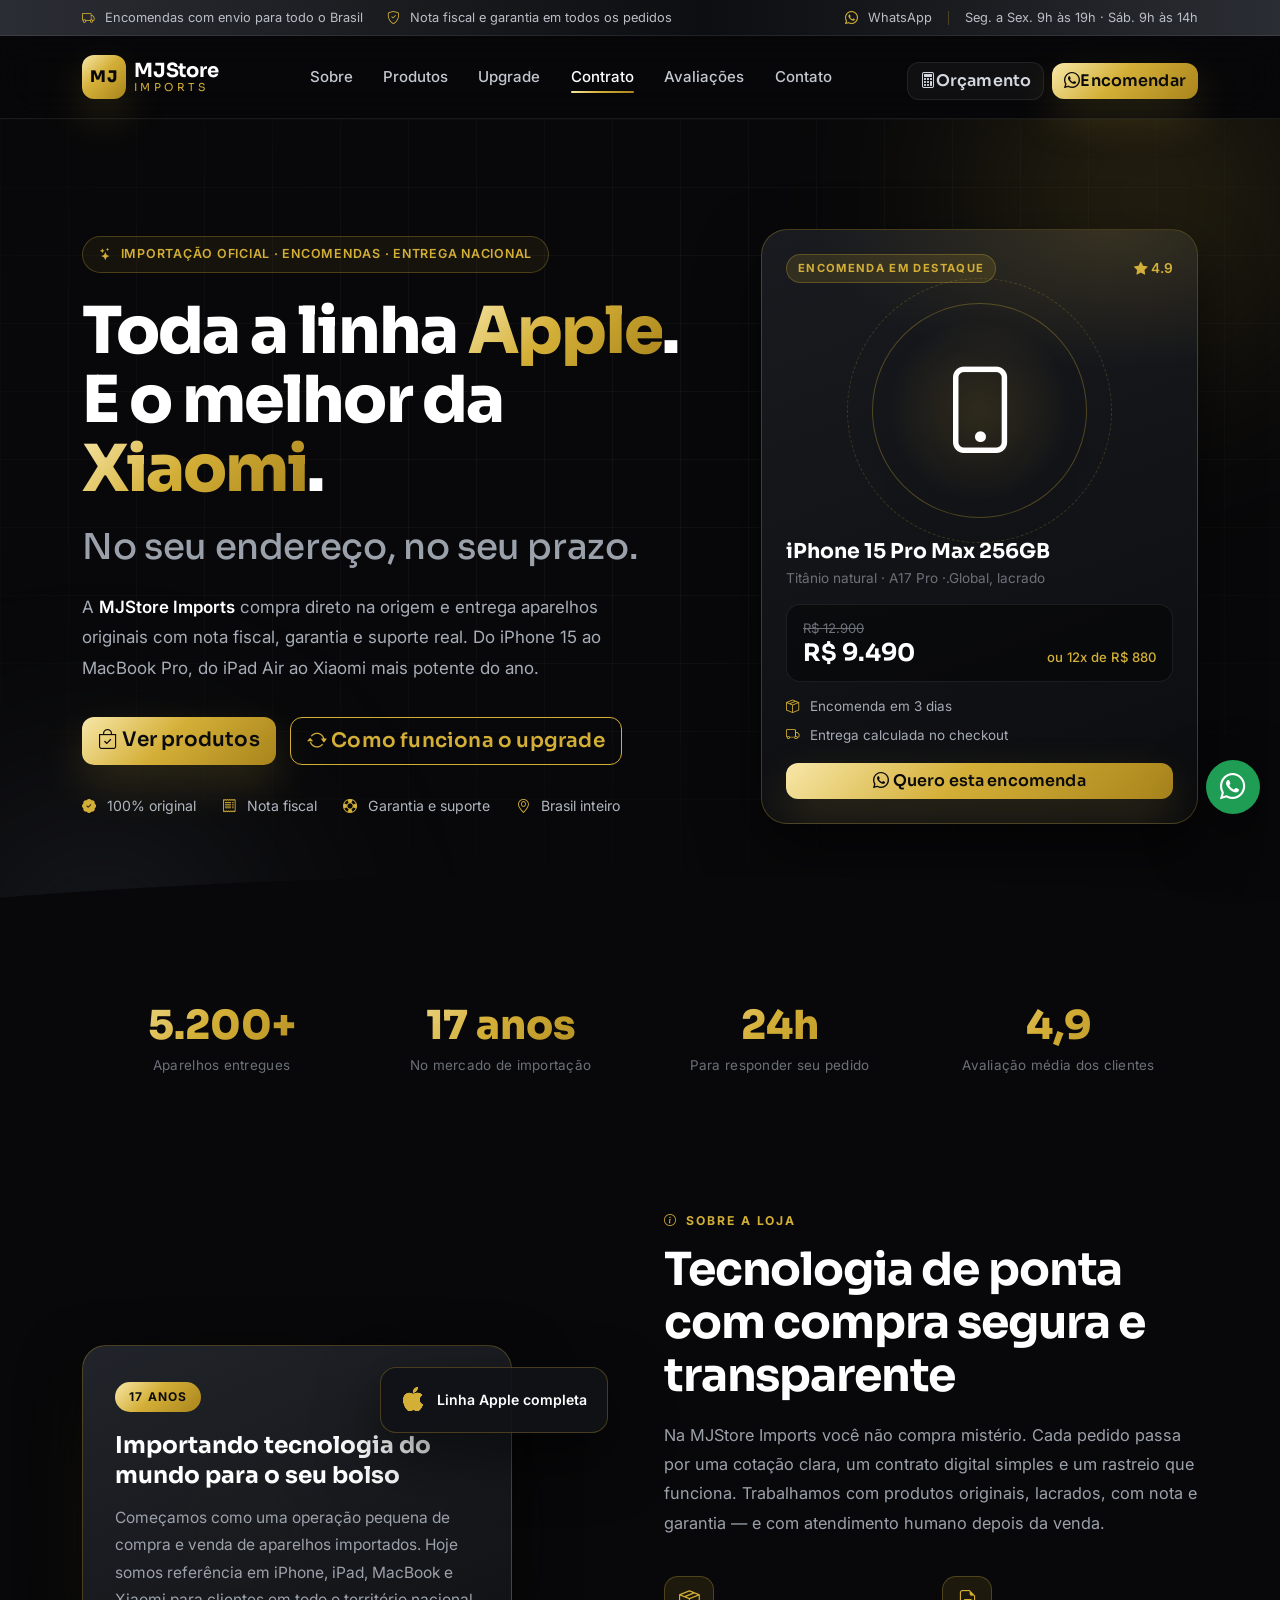
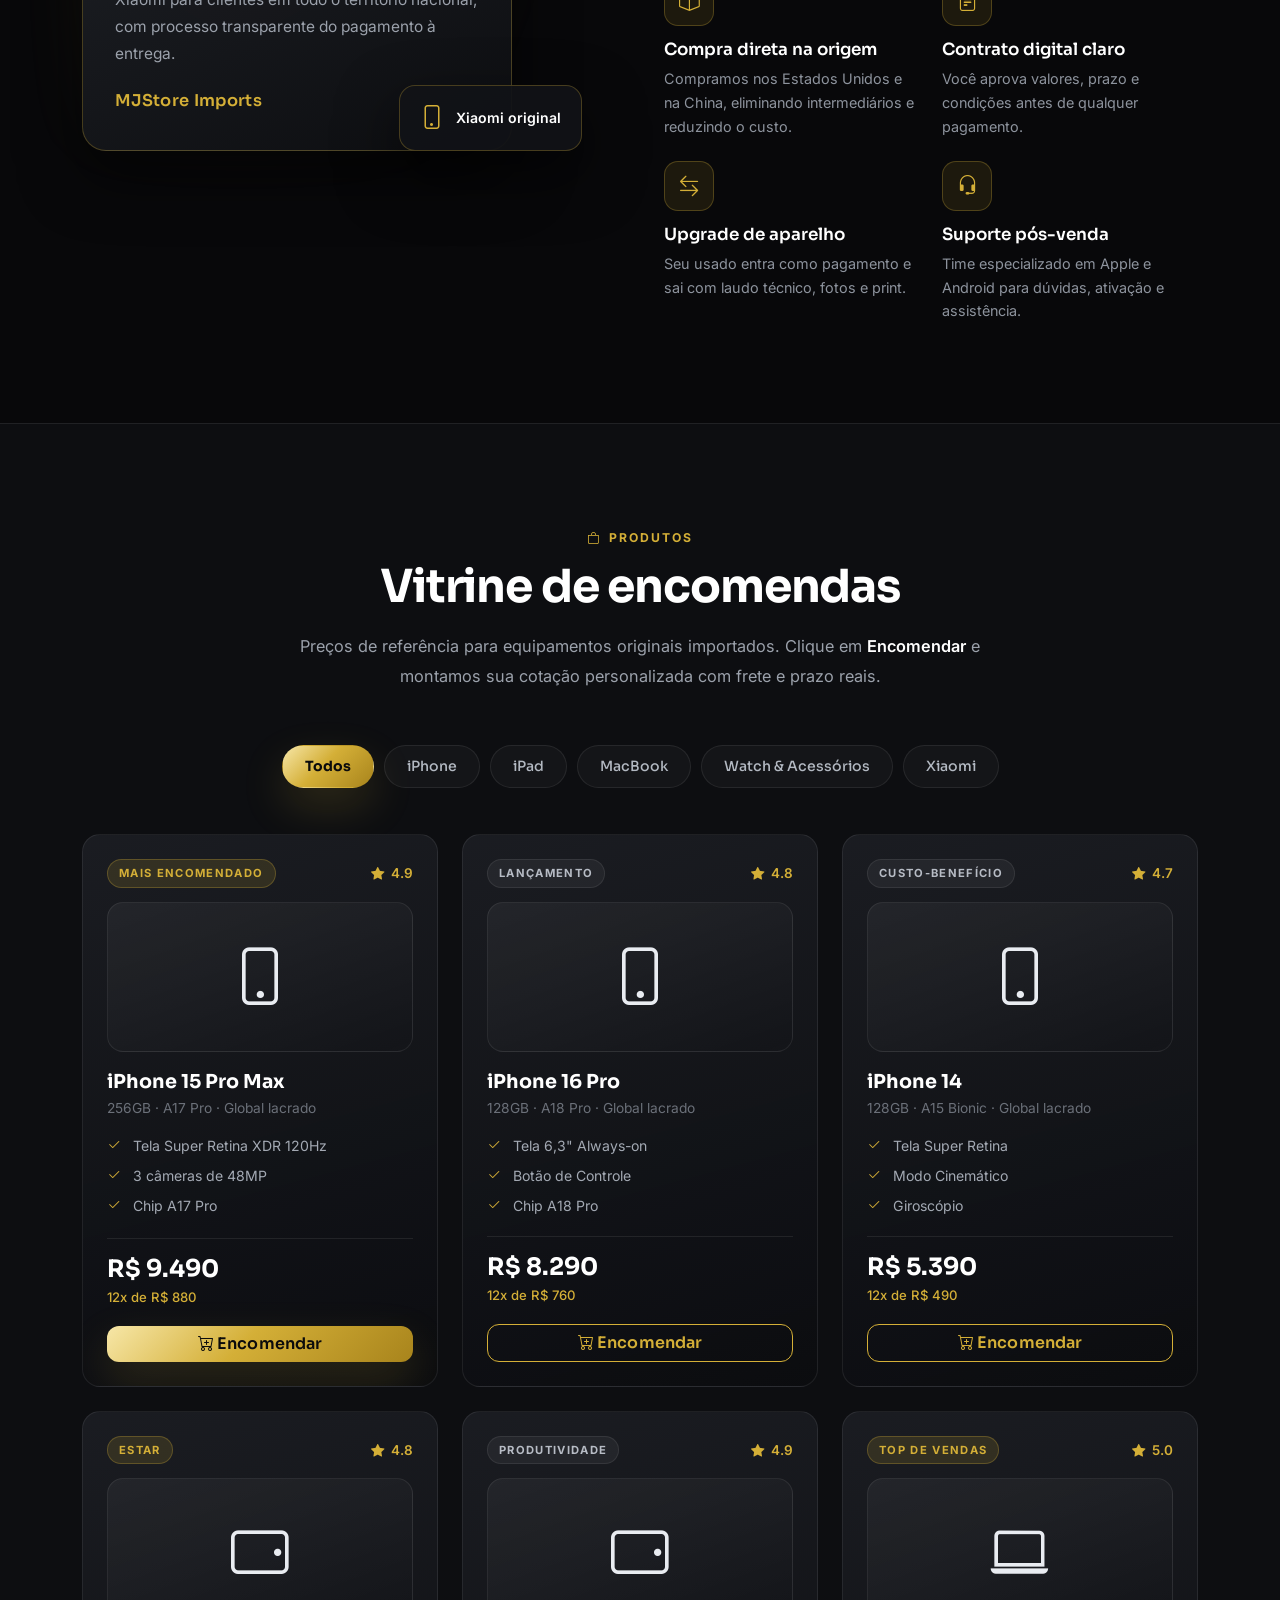
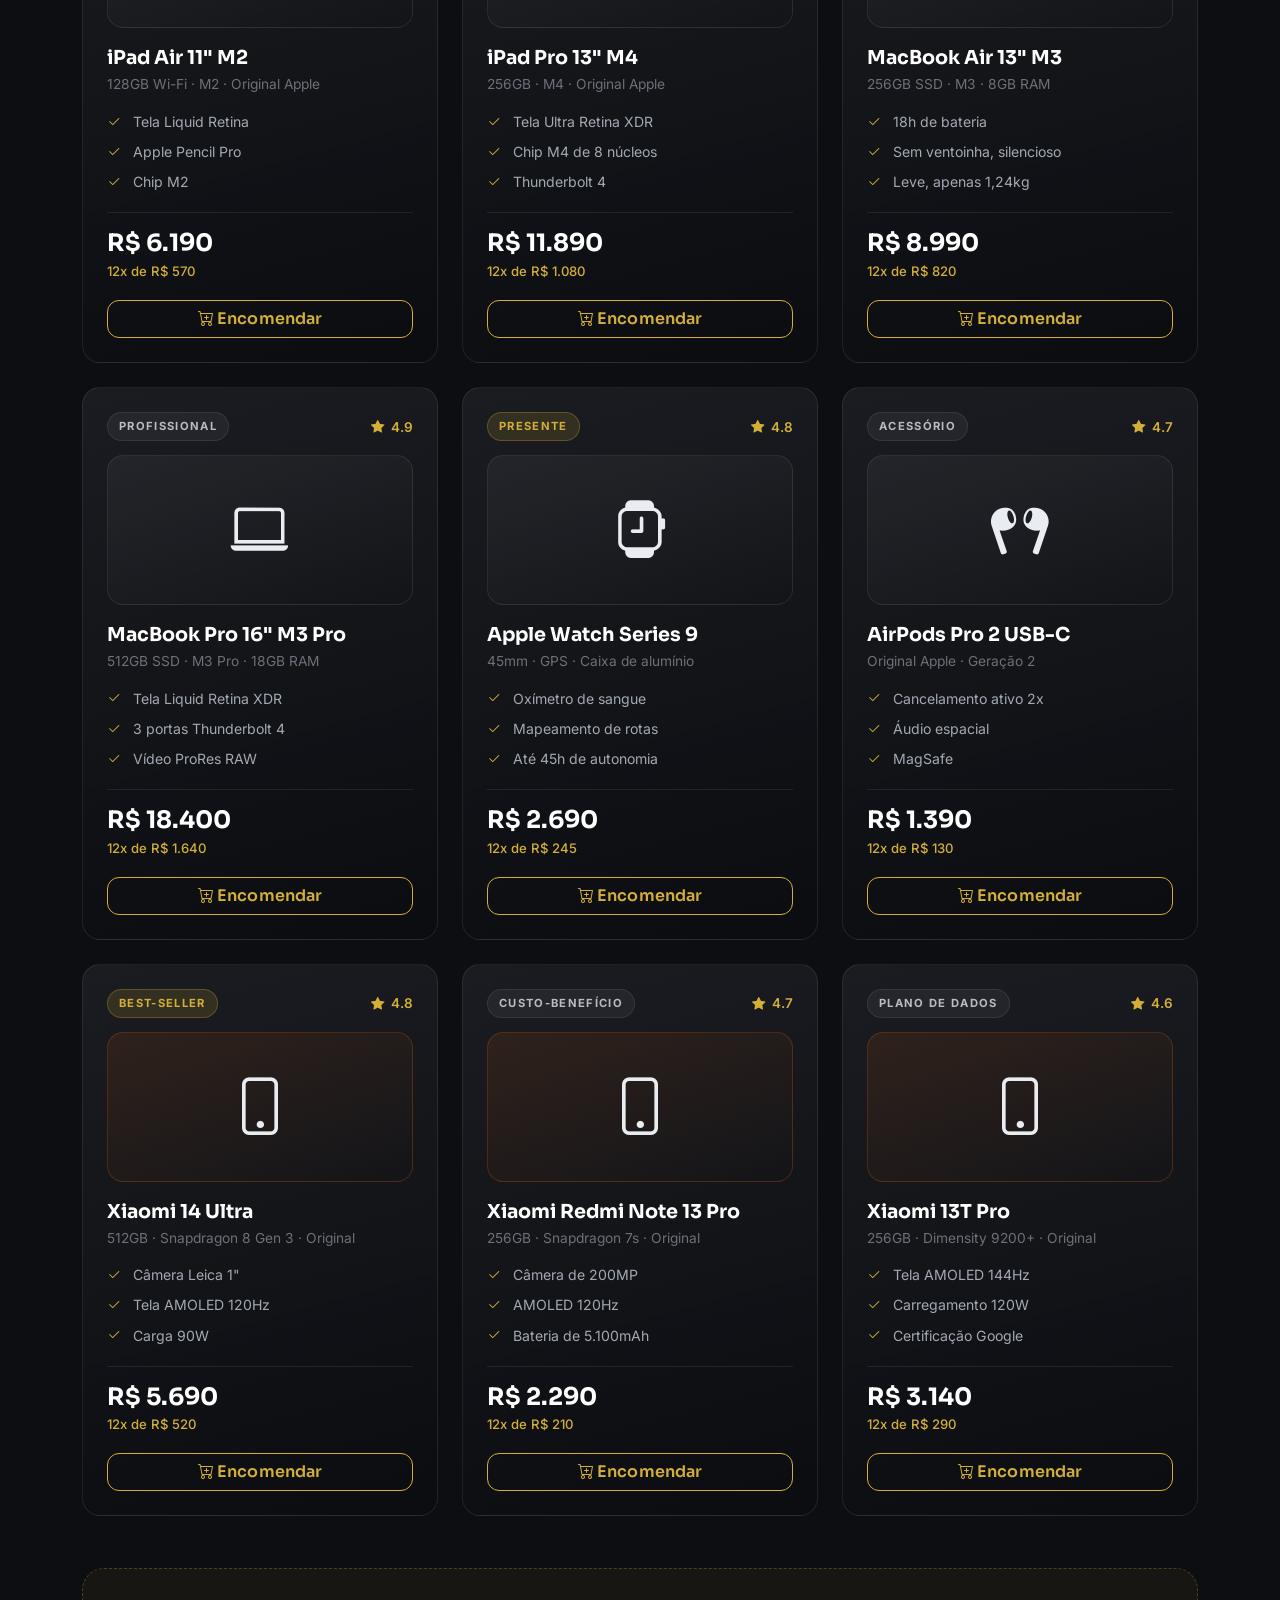
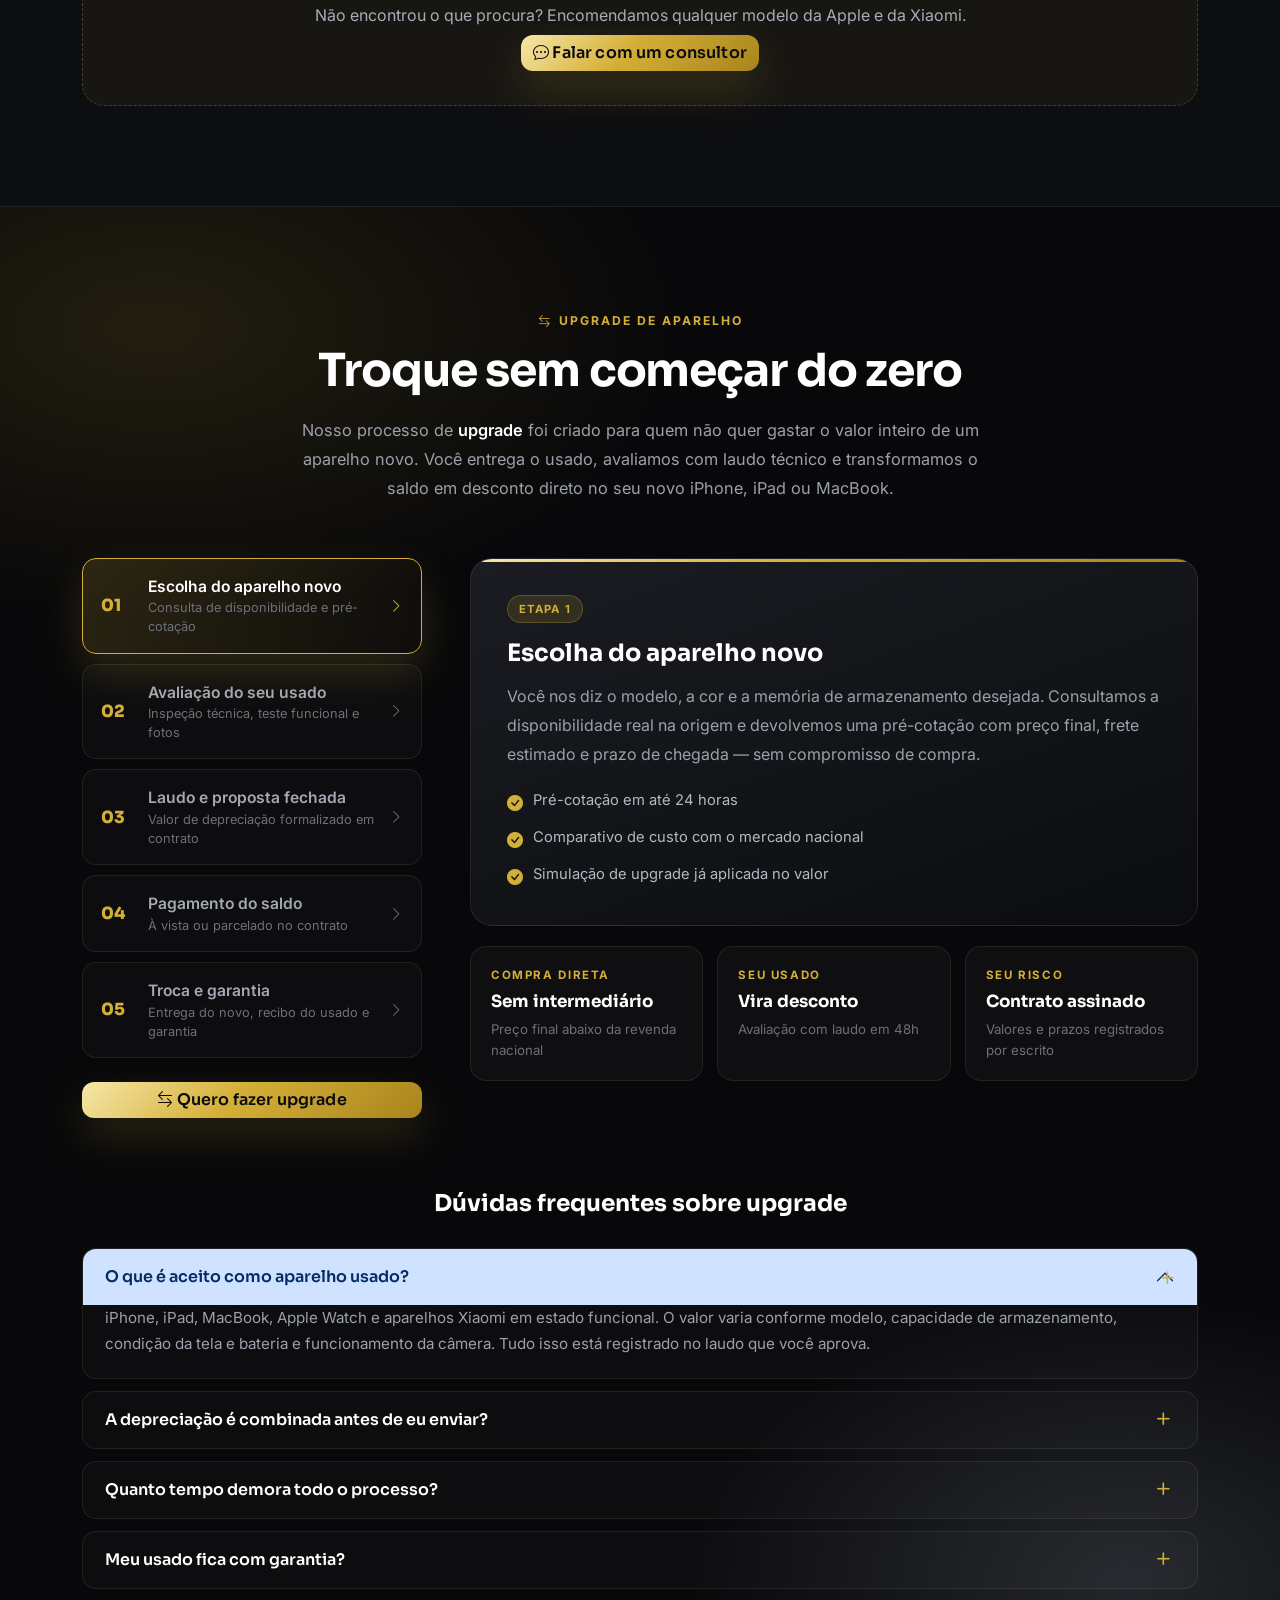
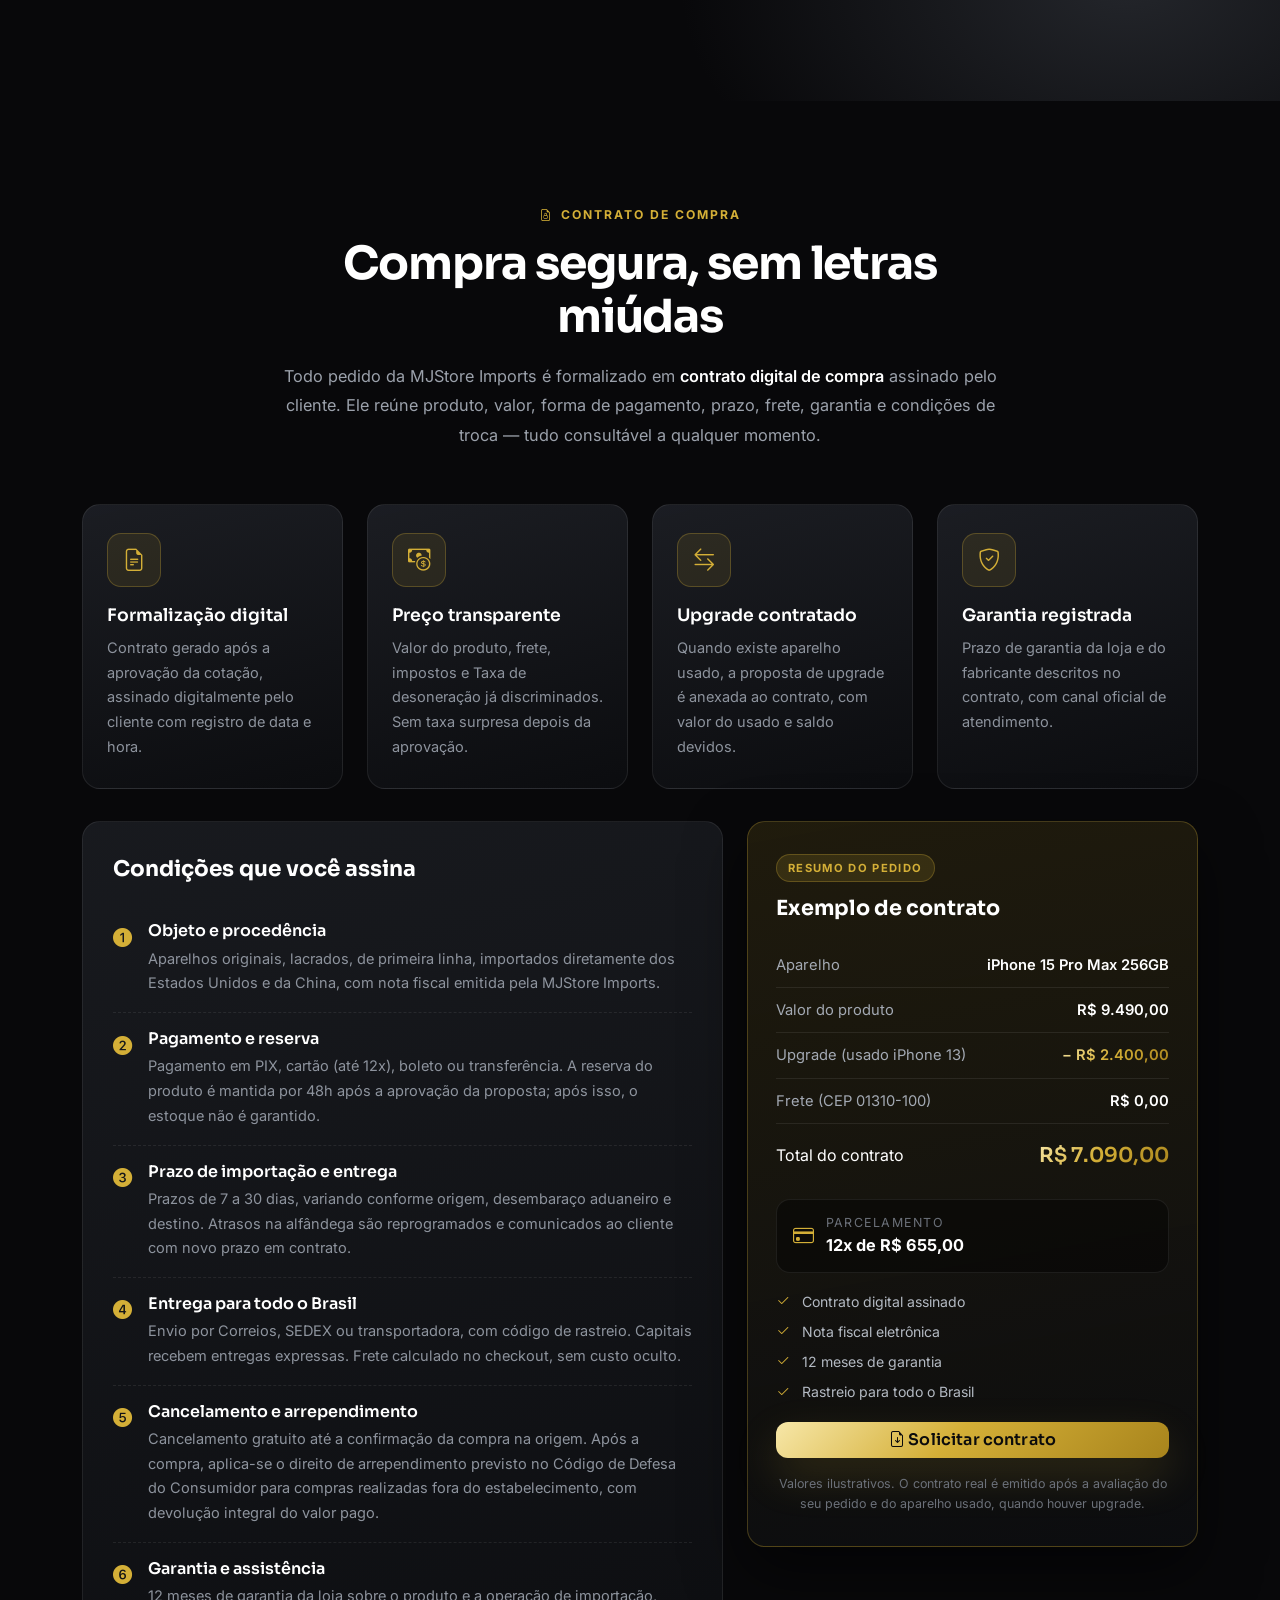
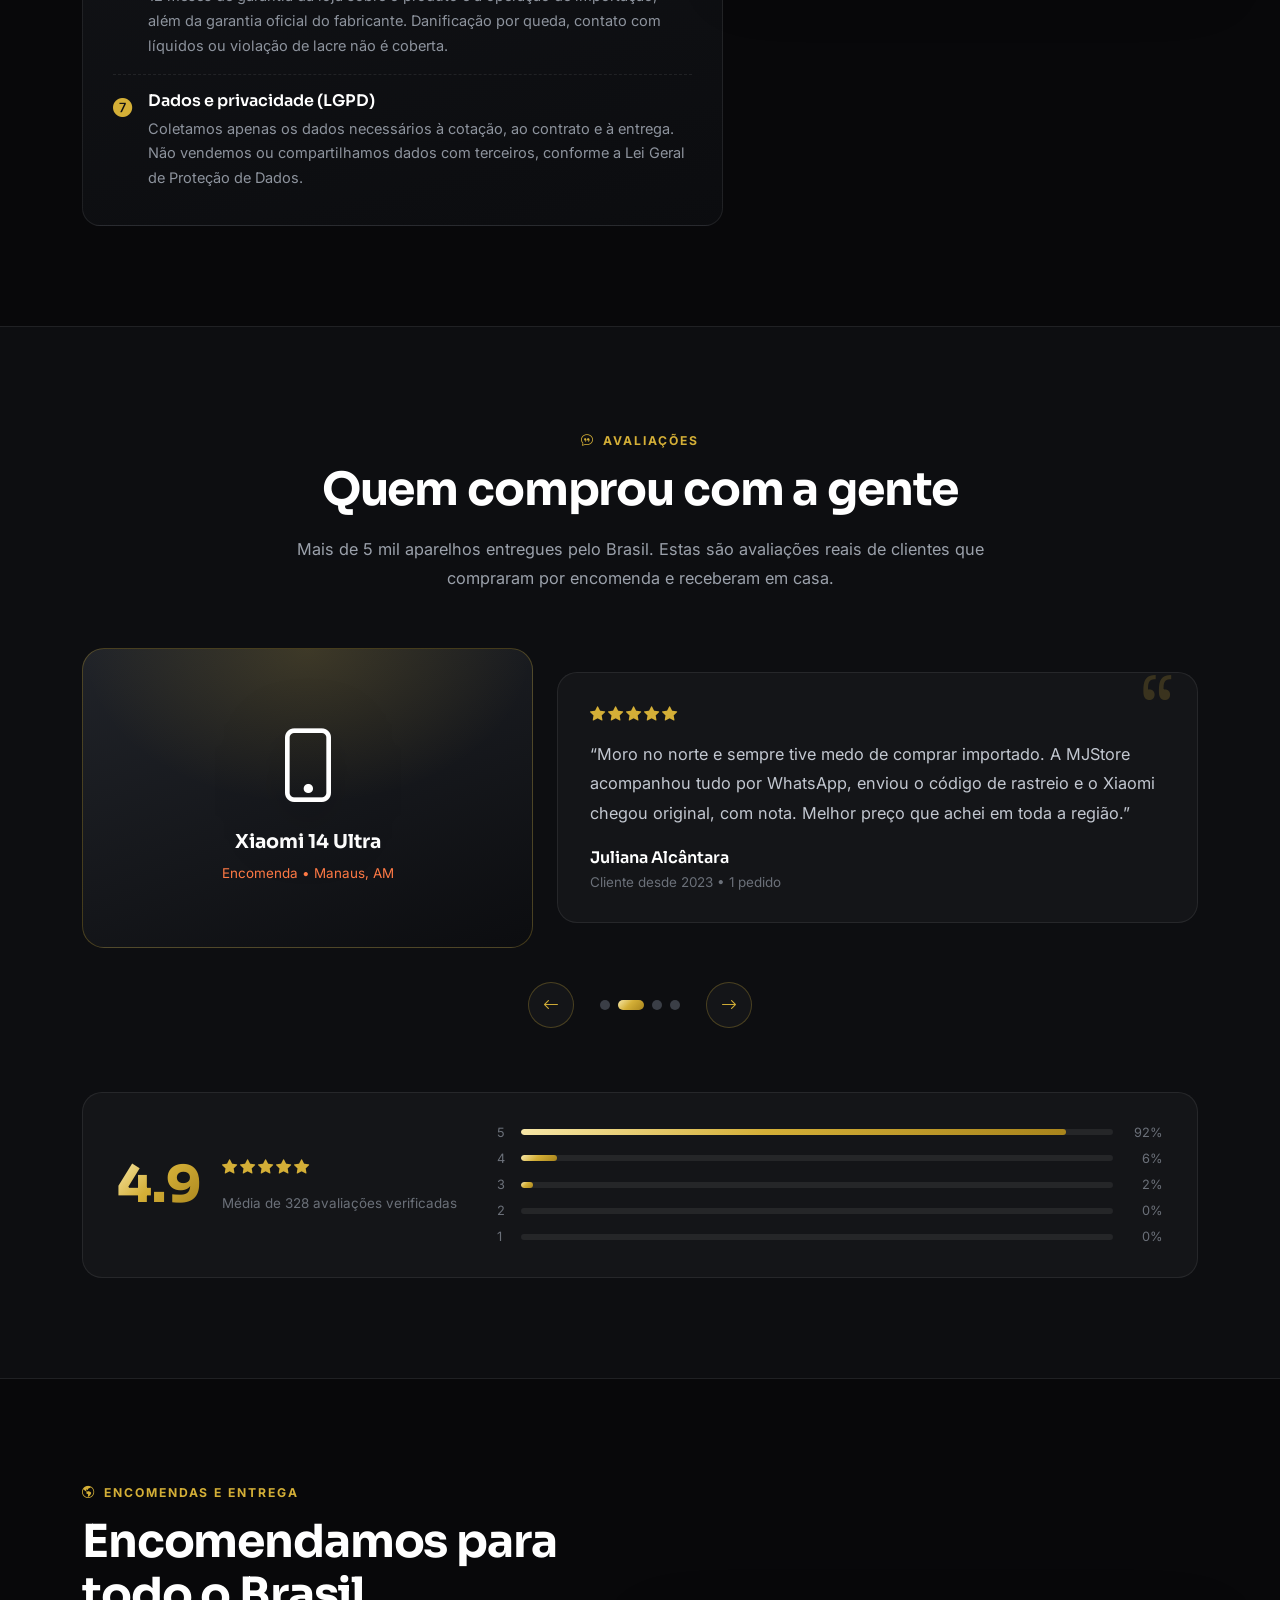
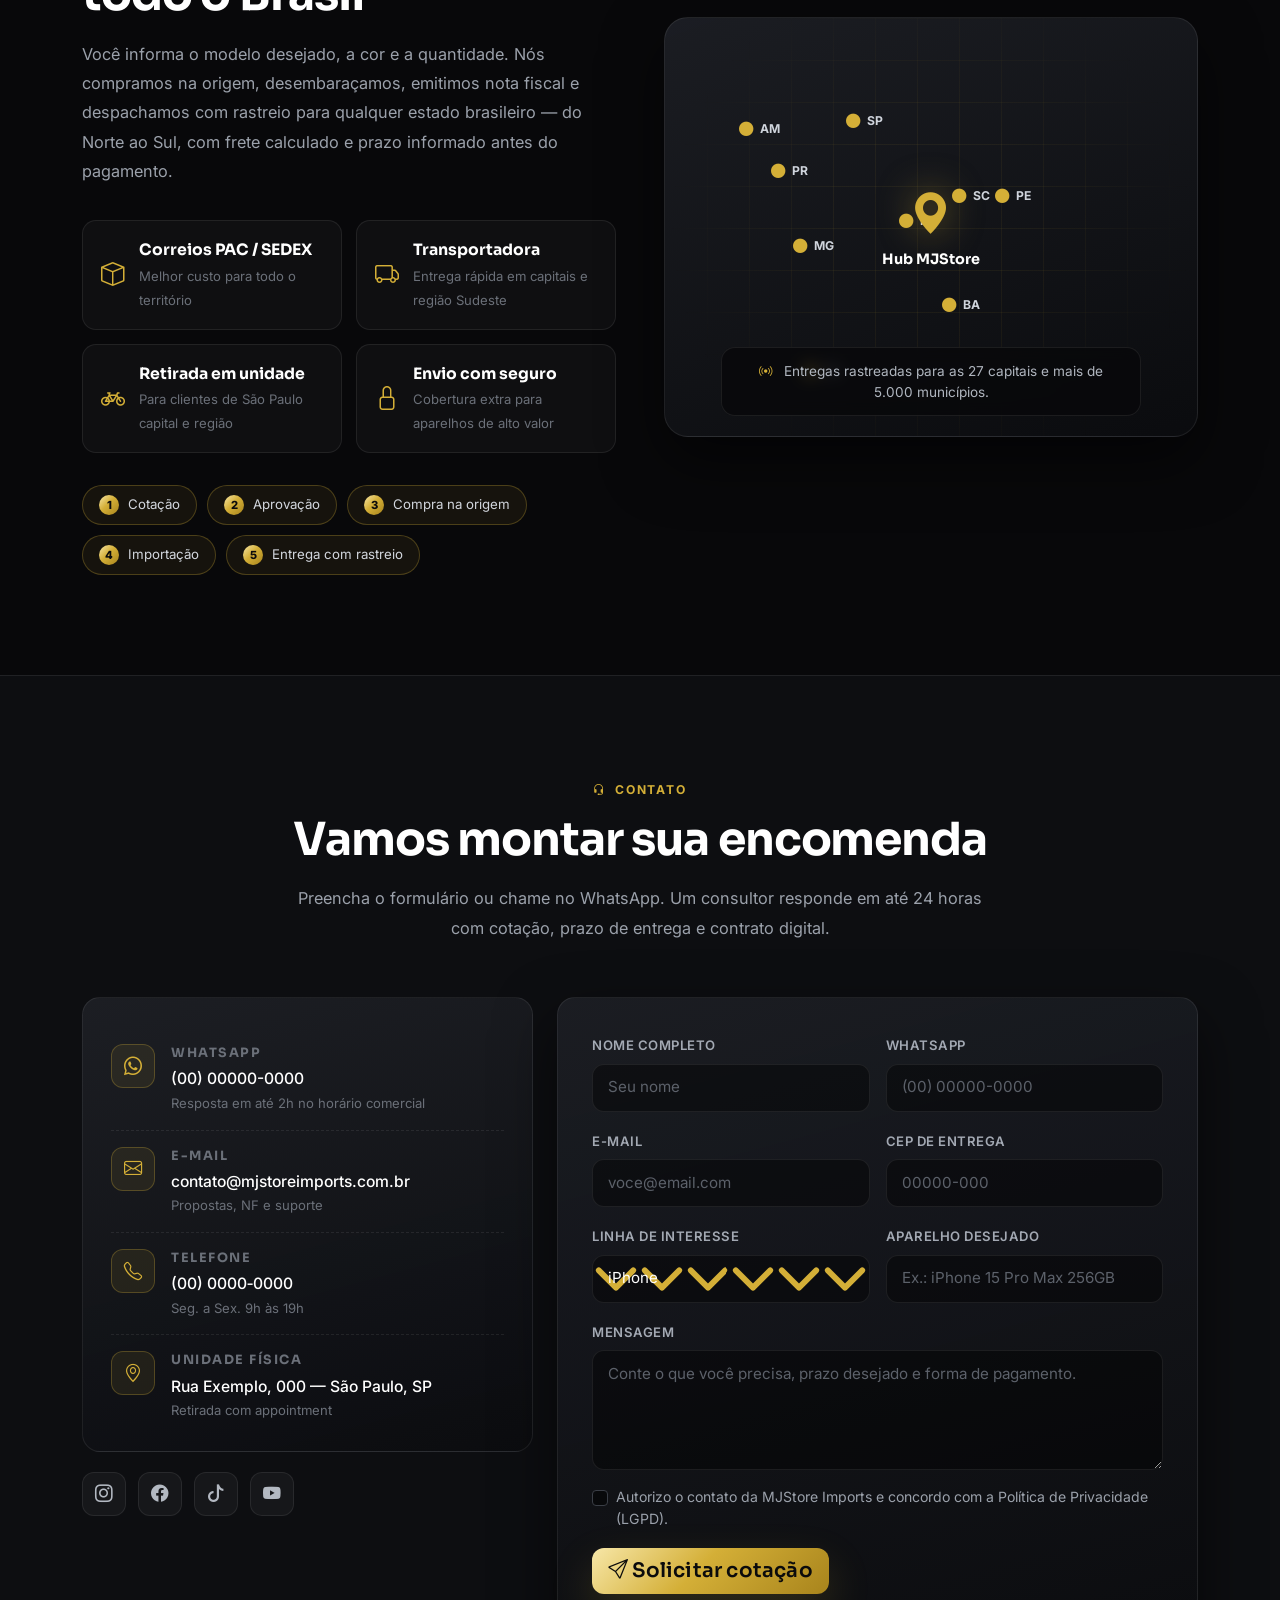
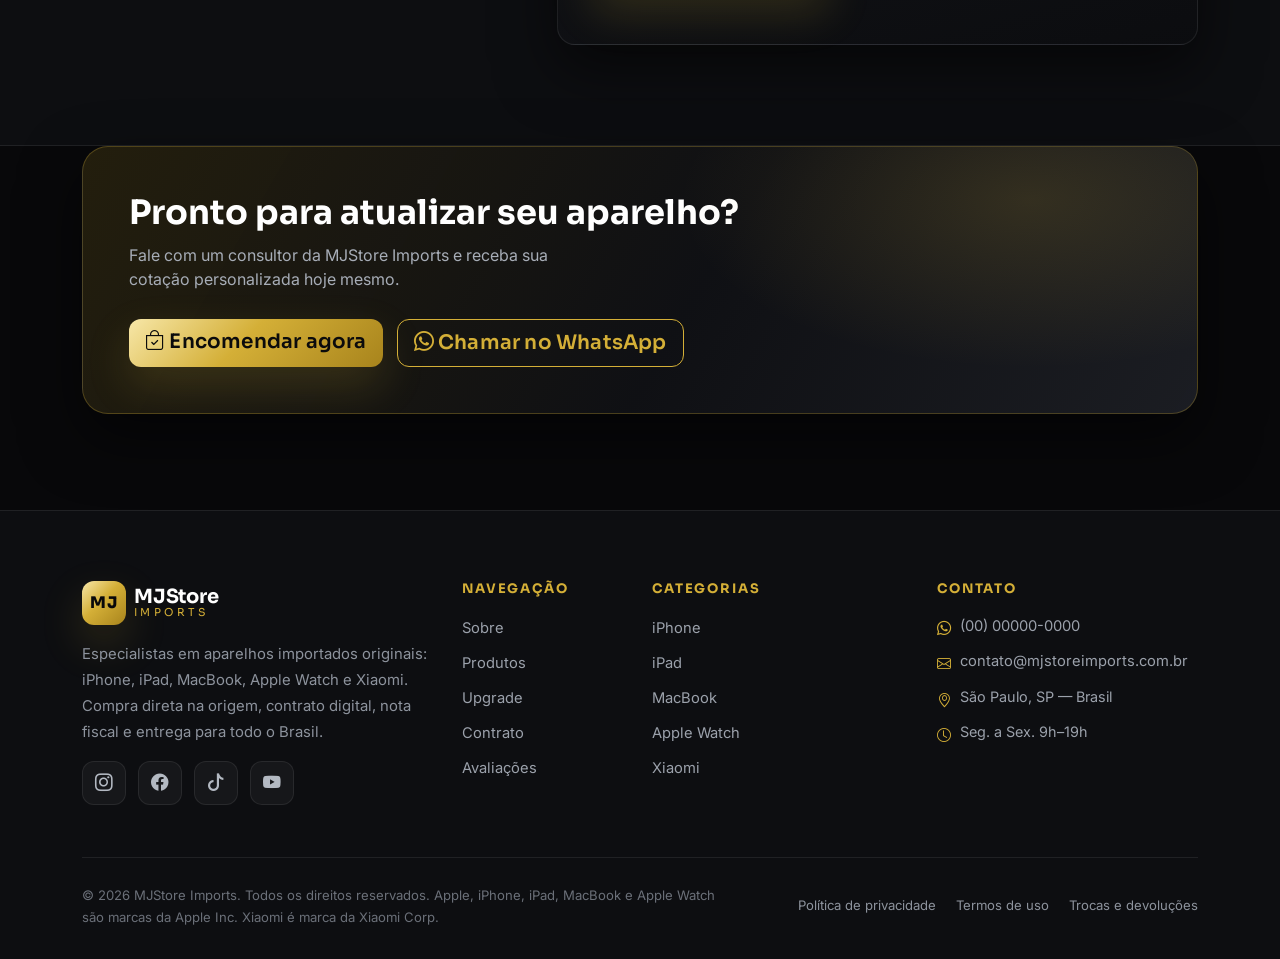
<file: index.html>
<!DOCTYPE html>
<html lang="pt-BR">
<head>
<meta charset="UTF-8">
<meta name="viewport" content="width=device-width, initial-scale=1.0">
<title>MJStore Imports | iPhone, iPad, MacBook e Xiaomi importados</title>
<meta name="description" content="A MJStore Imports é especializada em venda de celulares, com foco em produtos Apple (iPhone, iPad, MacBook e toda a linha) e aparelhos Xiaomi. Encomendas com atendimento e entrega para todo o Brasil.">
<meta name="keywords" content="iPhone importado, iPad, MacBook, Xiaomi, celular importado, MJStore Imports, smartphones originais, entrega para todo o Brasil">
<meta name="author" content="MJStore Imports">
<meta name="theme-color" content="#08080a">

<meta property="og:type" content="website">
<meta property="og:title" content="MJStore Imports | Apple e Xiaomi importados">
<meta property="og:description" content="Encomende iPhone, iPad, MacBook e Xiaomi originais com nota, garantia e entrega para todo o Brasil.">
<meta property="og:locale" content="pt_BR">

<link rel="preconnect" href="https://fonts.googleapis.com">
<link rel="preconnect" href="https://fonts.gstatic.com" crossorigin>
<link href="https://fonts.googleapis.com/css2?family=Sora:wght@400;500;600;700;800&family=Inter:wght@300;400;500;600;700&display=swap" rel="stylesheet">
<link href="https://cdn.jsdelivr.net/npm/bootstrap@5.3.3/dist/css/bootstrap.min.css" rel="stylesheet" integrity="sha384-QWTKZyjpPEjISv5WaRU9OFeRpok6YctnYmDr5pNlyT2bRjXh0JMhjY6hW+ALEwIH" crossorigin="anonymous">
<link href="https://cdn.jsdelivr.net/npm/bootstrap-icons@1.11.3/font/bootstrap-icons.min.css" rel="stylesheet">
<link href="app.css" rel="stylesheet">
</head>
<body data-bs-spy="scroll" data-bs-target="#mainNav" data-bs-offset="120" tabindex="0">

<div class="page-loader" id="pageLoader" aria-hidden="true">
  <div class="loader-mark">MJ</div>
  <div class="loader-bar"><span></span></div>
</div>

<div class="topbar d-none d-lg-block">
  <div class="container d-flex align-items-center justify-content-between">
    <div class="d-flex align-items-center gap-4">
      <span><i class="bi bi-truck"></i> Encomendas com envio para todo o Brasil</span>
      <span><i class="bi bi-shield-check"></i> Nota fiscal e garantia em todos os pedidos</span>
    </div>
    <div class="d-flex align-items-center gap-3">
      <a href="https://wa.me/5500000000000" target="_blank" rel="noopener"><i class="bi bi-whatsapp"></i> WhatsApp</a>
      <span class="topbar-sep"></span>
      <span>Seg. a Sex. 9h às 19h &middot; Sáb. 9h às 14h</span>
    </div>
  </div>
</div>

<header>
  <nav class="navbar navbar-expand-lg navbar-dark main-navbar" id="mainNav">
    <div class="container">
      <a class="navbar-brand d-flex align-items-center gap-2" href="#top">
        <span class="brand-mark">MJ</span>
        <span class="brand-text">
          <span class="brand-name">MJStore</span>
          <span class="brand-sub">Imports</span>
        </span>
      </a>

      <button class="navbar-toggler" type="button" data-bs-toggle="collapse" data-bs-target="#navMenu" aria-controls="navMenu" aria-expanded="false" aria-label="Abrir menu">
        <span class="navbar-toggler-icon"></span>
      </button>

      <div class="collapse navbar-collapse" id="navMenu">
        <ul class="navbar-nav mx-auto align-items-lg-center">
          <li class="nav-item"><a class="nav-link" href="#sobre">Sobre</a></li>
          <li class="nav-item"><a class="nav-link" href="#produtos">Produtos</a></li>
          <li class="nav-item"><a class="nav-link" href="#upgrade">Upgrade</a></li>
          <li class="nav-item"><a class="nav-link" href="#contrato">Contrato</a></li>
          <li class="nav-item"><a class="nav-link" href="#avaliacoes">Avaliações</a></li>
          <li class="nav-item"><a class="nav-link" href="#contato">Contato</a></li>
        </ul>
        <div class="nav-cta d-flex align-items-center gap-2">
          <button class="btn btn-ghost" type="button" data-bs-toggle="modal" data-bs-target="#quoteModal">
            <i class="bi bi-calculator"></i><span>Orçamento</span>
          </button>
          <a class="btn btn-gold" href="#contato"><i class="bi bi-whatsapp"></i><span>Encomendar</span></a>
        </div>
      </div>
    </div>
  </nav>
</header>

<main id="top">

  <section class="hero" id="inicio">
    <div class="hero-bg" aria-hidden="true">
      <div class="hero-glow hero-glow-1"></div>
      <div class="hero-glow hero-glow-2"></div>
      <div class="hero-grid"></div>
    </div>

    <div class="container position-relative">
      <div class="row align-items-center g-5">
        <div class="col-lg-7">
          <span class="eyebrow reveal" data-delay="0">
            <i class="bi bi-stars"></i> Importação oficial &middot; Encomendas &middot; Entrega nacional
          </span>
          <h1 class="hero-title reveal" data-delay="1">
            Toda a linha <span class="text-gold">Apple</span>.<br>
            E o melhor da <span class="text-gold">Xiaomi</span>.<br>
            <span class="hero-title-thin">No seu endereço, no seu prazo.</span>
          </h1>
          <p class="hero-lead reveal" data-delay="2">
            A <strong>MJStore Imports</strong> compra direto na origem e entrega aparelhos originais
            com nota fiscal, garantia e suporte real. Do iPhone 15 ao MacBook Pro, do iPad Air ao
            Xiaomi mais potente do ano.
          </p>

          <div class="hero-actions reveal" data-delay="3">
            <a class="btn btn-gold btn-lg" href="#produtos">
              <i class="bi bi-bag-check"></i> Ver produtos
            </a>
            <a class="btn btn-outline-gold btn-lg" href="#upgrade">
              <i class="bi bi-arrow-repeat"></i> Como funciona o upgrade
            </a>
          </div>

          <ul class="hero-badges reveal" data-delay="4">
            <li><i class="bi bi-patch-check-fill"></i> 100% original</li>
            <li><i class="bi bi-receipt"></i> Nota fiscal</li>
            <li><i class="bi bi-life-preserver"></i> Garantia e suporte</li>
            <li><i class="bi bi-geo-alt"></i> Brasil inteiro</li>
          </ul>
        </div>

        <div class="col-lg-5">
          <div class="hero-card reveal" data-delay="3">
            <div class="hero-card-head">
              <span class="tag tag-gold">Encomenda em destaque</span>
              <span class="hero-card-rate"><i class="bi bi-star-fill"></i> 4.9</span>
            </div>

            <div class="device-visual device-visual-lg">
              <i class="bi bi-phone"></i>
              <div class="device-ring"></div>
            </div>

            <h3 class="hero-card-title">iPhone 15 Pro Max 256GB</h3>
            <p class="hero-card-sub">Titânio natural &middot; A17 Pro &middot;.Global, lacrado</p>

            <div class="hero-card-price">
              <div>
                <span class="price-old">R$ 12.900</span>
                <span class="price-new">R$ 9.490</span>
              </div>
              <span class="price-parc">ou 12x de R$ 880</span>
            </div>

            <div class="hero-card-meta">
              <span><i class="bi bi-box-seam"></i> Encomenda em 3 dias</span>
              <span><i class="bi bi-truck"></i> Entrega calculada no checkout</span>
            </div>

            <a class="btn btn-gold w-100" href="#contato" data-prefill="iPhone 15 Pro Max 256GB">
              <i class="bi bi-whatsapp"></i> Quero esta encomenda
            </a>
          </div>
        </div>
      </div>
    </div>

    <div class="hero-wave" aria-hidden="true"></div>
  </section>

  <section class="stats-strip">
    <div class="container">
      <div class="row g-0">
        <div class="col-6 col-lg-3">
          <div class="stat">
            <span class="stat-num" data-count="5200" data-suffix="+">0</span>
            <span class="stat-label">Aparelhos entregues</span>
          </div>
        </div>
        <div class="col-6 col-lg-3">
          <div class="stat">
            <span class="stat-num" data-count="17" data-suffix=" anos">0</span>
            <span class="stat-label">No mercado de importação</span>
          </div>
        </div>
        <div class="col-6 col-lg-3">
          <div class="stat">
            <span class="stat-num" data-count="24" data-suffix="h">0</span>
            <span class="stat-label">Para responder seu pedido</span>
          </div>
        </div>
        <div class="col-6 col-lg-3">
          <div class="stat">
            <span class="stat-num" data-count="4.9" data-decimals="1">0</span>
            <span class="stat-label">Avaliação média dos clientes</span>
          </div>
        </div>
      </div>
    </div>
  </section>

  <section class="section sobre" id="sobre">
    <div class="container">
      <div class="row g-5 align-items-center">
        <div class="col-lg-6">
          <div class="about-visual reveal">
            <div class="about-card-main">
              <div class="about-card-badge">17 anos</div>
              <h3>Importando tecnologia do mundo para o seu bolso</h3>
              <p>
                Começamos como uma operação pequena de compra e venda de aparelhos importados.
                Hoje somos referência em iPhone, iPad, MacBook e Xiaomi para clientes em todo o
                território nacional, com processo transparente do pagamento à entrega.
              </p>
              <div class="about-sign">MJStore Imports</div>
            </div>
            <div class="about-card-float about-card-float-1">
              <i class="bi bi-apple"></i>
              <span>Linha Apple completa</span>
            </div>
            <div class="about-card-float about-card-float-2">
              <i class="bi bi-phone"></i>
              <span>Xiaomi original</span>
            </div>
            <div class="about-glow"></div>
          </div>
        </div>

        <div class="col-lg-6">
          <span class="section-label reveal"><i class="bi bi-info-circle"></i> Sobre a loja</span>
          <h2 class="section-title reveal" data-delay="1">Tecnologia de ponta com compra segura e transparente</h2>
          <p class="section-text reveal" data-delay="2">
            Na MJStore Imports você não compra mistério. Cada pedido passa por uma cotação clara,
            um contrato digital simples e um rastreio que funciona. Trabalhamos com produtos
            originais, lacrados, com nota e garantia — e com atendimento humano depois da venda.
          </p>

          <div class="about-features">
            <div class="feature reveal" data-delay="1">
              <div class="feature-icon"><i class="bi bi-box-seam"></i></div>
              <h4>Compra direta na origem</h4>
              <p>Compramos nos Estados Unidos e na China, eliminando intermediários e reduzindo o custo.</p>
            </div>
            <div class="feature reveal" data-delay="2">
              <div class="feature-icon"><i class="bi bi-file-earmark-text"></i></div>
              <h4>Contrato digital claro</h4>
              <p>Você aprova valores, prazo e condições antes de qualquer pagamento.</p>
            </div>
            <div class="feature reveal" data-delay="3">
              <div class="feature-icon"><i class="bi bi-arrow-left-right"></i></div>
              <h4>Upgrade de aparelho</h4>
              <p>Seu usado entra como pagamento e sai com laudo técnico, fotos e print.</p>
            </div>
            <div class="feature reveal" data-delay="4">
              <div class="feature-icon"><i class="bi bi-headset"></i></div>
              <h4>Suporte pós-venda</h4>
              <p>Time especializado em Apple e Android para dúvidas, ativação e assistência.</p>
            </div>
          </div>
        </div>
      </div>
    </div>
  </section>

  <section class="section section-alt produtos" id="produtos">
    <div class="container">
      <div class="section-head text-center">
        <span class="section-label reveal"><i class="bi bi-bag"></i> Produtos</span>
        <h2 class="section-title reveal" data-delay="1">Vitrine de encomendas</h2>
        <p class="section-text mx-auto reveal" data-delay="2">
          Preços de referência para equipamentos originais importados. Clique em
          <strong>Encomendar</strong> e montamos sua cotação personalizada com frete e prazo reais.
        </p>
      </div>

      <div class="filter-bar reveal" data-delay="3" id="productFilters" role="tablist" aria-label="Filtrar produtos">
        <button class="filter-chip is-active" type="button" data-filter="todos" role="tab" aria-selected="true">Todos</button>
        <button class="filter-chip" type="button" data-filter="iphone" role="tab" aria-selected="false">iPhone</button>
        <button class="filter-chip" type="button" data-filter="ipad" role="tab" aria-selected="false">iPad</button>
        <button class="filter-chip" type="button" data-filter="macbook" role="tab" aria-selected="false">MacBook</button>
        <button class="filter-chip" type="button" data-filter="watch" role="tab" aria-selected="false">Watch &amp; Acessórios</button>
        <button class="filter-chip" type="button" data-filter="xiaomi" role="tab" aria-selected="false">Xiaomi</button>
      </div>

      <div class="row g-4" id="productGrid">

        <div class="col-md-6 col-xl-4 product-col" data-category="iphone">
          <article class="product-card reveal">
            <div class="product-head">
              <span class="tag tag-gold">Mais encomendado</span>
              <span class="product-rate"><i class="bi bi-star-fill"></i> 4.9</span>
            </div>
            <div class="product-visual"><i class="bi bi-phone"></i></div>
            <h3 class="product-name">iPhone 15 Pro Max</h3>
            <p class="product-spec">256GB &middot; A17 Pro &middot; Global lacrado</p>
            <ul class="product-specs">
              <li><i class="bi bi-check2"></i> Tela Super Retina XDR 120Hz</li>
              <li><i class="bi bi-check2"></i> 3 câmeras de 48MP</li>
              <li><i class="bi bi-check2"></i> Chip A17 Pro</li>
            </ul>
            <div class="product-price">
              <span class="price-new">R$ 9.490</span>
              <span class="price-parc">12x de R$ 880</span>
            </div>
            <a class="btn btn-gold w-100" href="#contato" data-prefill="iPhone 15 Pro Max 256GB">
              <i class="bi bi-cart-plus"></i> Encomendar
            </a>
          </article>
        </div>

        <div class="col-md-6 col-xl-4 product-col" data-category="iphone">
          <article class="product-card reveal" data-delay="1">
            <div class="product-head">
              <span class="tag tag-dark">Lançamento</span>
              <span class="product-rate"><i class="bi bi-star-fill"></i> 4.8</span>
            </div>
            <div class="product-visual"><i class="bi bi-phone"></i></div>
            <h3 class="product-name">iPhone 16 Pro</h3>
            <p class="product-spec">128GB &middot; A18 Pro &middot; Global lacrado</p>
            <ul class="product-specs">
              <li><i class="bi bi-check2"></i> Tela 6,3" Always-on</li>
              <li><i class="bi bi-check2"></i> Botão de Controle</li>
              <li><i class="bi bi-check2"></i> Chip A18 Pro</li>
            </ul>
            <div class="product-price">
              <span class="price-new">R$ 8.290</span>
              <span class="price-parc">12x de R$ 760</span>
            </div>
            <a class="btn btn-outline-gold w-100" href="#contato" data-prefill="iPhone 16 Pro 128GB">
              <i class="bi bi-cart-plus"></i> Encomendar
            </a>
          </article>
        </div>

        <div class="col-md-6 col-xl-4 product-col" data-category="iphone">
          <article class="product-card reveal" data-delay="2">
            <div class="product-head">
              <span class="tag tag-dark">Custo-benefício</span>
              <span class="product-rate"><i class="bi bi-star-fill"></i> 4.7</span>
            </div>
            <div class="product-visual"><i class="bi bi-phone"></i></div>
            <h3 class="product-name">iPhone 14</h3>
            <p class="product-spec">128GB &middot; A15 Bionic &middot; Global lacrado</p>
            <ul class="product-specs">
              <li><i class="bi bi-check2"></i> Tela Super Retina</li>
              <li><i class="bi bi-check2"></i> Modo Cinemático</li>
              <li><i class="bi bi-check2"></i> Giroscópio</li>
            </ul>
            <div class="product-price">
              <span class="price-new">R$ 5.390</span>
              <span class="price-parc">12x de R$ 490</span>
            </div>
            <a class="btn btn-outline-gold w-100" href="#contato" data-prefill="iPhone 14 128GB">
              <i class="bi bi-cart-plus"></i> Encomendar
            </a>
          </article>
        </div>

        <div class="col-md-6 col-xl-4 product-col" data-category="ipad">
          <article class="product-card reveal">
            <div class="product-head">
              <span class="tag tag-gold">Estar</span>
              <span class="product-rate"><i class="bi bi-star-fill"></i> 4.8</span>
            </div>
            <div class="product-visual"><i class="bi bi-tablet-landscape"></i></div>
            <h3 class="product-name">iPad Air 11" M2</h3>
            <p class="product-spec">128GB Wi-Fi &middot; M2 &middot; Original Apple</p>
            <ul class="product-specs">
              <li><i class="bi bi-check2"></i> Tela Liquid Retina</li>
              <li><i class="bi bi-check2"></i> Apple Pencil Pro</li>
              <li><i class="bi bi-check2"></i> Chip M2</li>
            </ul>
            <div class="product-price">
              <span class="price-new">R$ 6.190</span>
              <span class="price-parc">12x de R$ 570</span>
            </div>
            <a class="btn btn-outline-gold w-100" href="#contato" data-prefill="iPad Air 11&quot; M2 128GB">
              <i class="bi bi-cart-plus"></i> Encomendar
            </a>
          </article>
        </div>

        <div class="col-md-6 col-xl-4 product-col" data-category="ipad">
          <article class="product-card reveal" data-delay="1">
            <div class="product-head">
              <span class="tag tag-dark">Produtividade</span>
              <span class="product-rate"><i class="bi bi-star-fill"></i> 4.9</span>
            </div>
            <div class="product-visual"><i class="bi bi-tablet-landscape"></i></div>
            <h3 class="product-name">iPad Pro 13" M4</h3>
            <p class="product-spec">256GB &middot; M4 &middot; Original Apple</p>
            <ul class="product-specs">
              <li><i class="bi bi-check2"></i> Tela Ultra Retina XDR</li>
              <li><i class="bi bi-check2"></i> Chip M4 de 8 núcleos</li>
              <li><i class="bi bi-check2"></i> Thunderbolt 4</li>
            </ul>
            <div class="product-price">
              <span class="price-new">R$ 11.890</span>
              <span class="price-parc">12x de R$ 1.080</span>
            </div>
            <a class="btn btn-outline-gold w-100" href="#contato" data-prefill="iPad Pro 13&quot; M4 256GB">
              <i class="bi bi-cart-plus"></i> Encomendar
            </a>
          </article>
        </div>

        <div class="col-md-6 col-xl-4 product-col" data-category="macbook">
          <article class="product-card reveal" data-delay="2">
            <div class="product-head">
              <span class="tag tag-gold">Top de vendas</span>
              <span class="product-rate"><i class="bi bi-star-fill"></i> 5.0</span>
            </div>
            <div class="product-visual"><i class="bi bi-laptop"></i></div>
            <h3 class="product-name">MacBook Air 13" M3</h3>
            <p class="product-spec">256GB SSD &middot; M3 &middot; 8GB RAM</p>
            <ul class="product-specs">
              <li><i class="bi bi-check2"></i> 18h de bateria</li>
              <li><i class="bi bi-check2"></i> Sem ventoinha, silencioso</li>
              <li><i class="bi bi-check2"></i> Leve, apenas 1,24kg</li>
            </ul>
            <div class="product-price">
              <span class="price-new">R$ 8.990</span>
              <span class="price-parc">12x de R$ 820</span>
            </div>
            <a class="btn btn-outline-gold w-100" href="#contato" data-prefill="MacBook Air 13&quot; M3 256GB">
              <i class="bi bi-cart-plus"></i> Encomendar
            </a>
          </article>
        </div>

        <div class="col-md-6 col-xl-4 product-col" data-category="macbook">
          <article class="product-card reveal">
            <div class="product-head">
              <span class="tag tag-dark">Profissional</span>
              <span class="product-rate"><i class="bi bi-star-fill"></i> 4.9</span>
            </div>
            <div class="product-visual"><i class="bi bi-laptop"></i></div>
            <h3 class="product-name">MacBook Pro 16" M3 Pro</h3>
            <p class="product-spec">512GB SSD &middot; M3 Pro &middot; 18GB RAM</p>
            <ul class="product-specs">
              <li><i class="bi bi-check2"></i> Tela Liquid Retina XDR</li>
              <li><i class="bi bi-check2"></i> 3 portas Thunderbolt 4</li>
              <li><i class="bi bi-check2"></i> Vídeo ProRes RAW</li>
            </ul>
            <div class="product-price">
              <span class="price-new">R$ 18.400</span>
              <span class="price-parc">12x de R$ 1.640</span>
            </div>
            <a class="btn btn-outline-gold w-100" href="#contato" data-prefill="MacBook Pro 16&quot; M3 Pro 512GB">
              <i class="bi bi-cart-plus"></i> Encomendar
            </a>
          </article>
        </div>

        <div class="col-md-6 col-xl-4 product-col" data-category="watch">
          <article class="product-card reveal" data-delay="1">
            <div class="product-head">
              <span class="tag tag-gold">Presente</span>
              <span class="product-rate"><i class="bi bi-star-fill"></i> 4.8</span>
            </div>
            <div class="product-visual"><i class="bi bi-smartwatch"></i></div>
            <h3 class="product-name">Apple Watch Series 9</h3>
            <p class="product-spec">45mm &middot; GPS &middot; Caixa de alumínio</p>
            <ul class="product-specs">
              <li><i class="bi bi-check2"></i> Oxímetro de sangue</li>
              <li><i class="bi bi-check2"></i> Mapeamento de rotas</li>
              <li><i class="bi bi-check2"></i> Até 45h de autonomia</li>
            </ul>
            <div class="product-price">
              <span class="price-new">R$ 2.690</span>
              <span class="price-parc">12x de R$ 245</span>
            </div>
            <a class="btn btn-outline-gold w-100" href="#contato" data-prefill="Apple Watch Series 9 45mm GPS">
              <i class="bi bi-cart-plus"></i> Encomendar
            </a>
          </article>
        </div>

        <div class="col-md-6 col-xl-4 product-col" data-category="watch">
          <article class="product-card reveal" data-delay="2">
            <div class="product-head">
              <span class="tag tag-dark">Acessório</span>
              <span class="product-rate"><i class="bi bi-star-fill"></i> 4.7</span>
            </div>
            <div class="product-visual"><i class="bi bi-earbuds"></i></div>
            <h3 class="product-name">AirPods Pro 2 USB-C</h3>
            <p class="product-spec">Original Apple &middot; Geração 2</p>
            <ul class="product-specs">
              <li><i class="bi bi-check2"></i> Cancelamento ativo 2x</li>
              <li><i class="bi bi-check2"></i> Áudio espacial</li>
              <li><i class="bi bi-check2"></i> MagSafe</li>
            </ul>
            <div class="product-price">
              <span class="price-new">R$ 1.390</span>
              <span class="price-parc">12x de R$ 130</span>
            </div>
            <a class="btn btn-outline-gold w-100" href="#contato" data-prefill="AirPods Pro 2 USB-C">
              <i class="bi bi-cart-plus"></i> Encomendar
            </a>
          </article>
        </div>

        <div class="col-md-6 col-xl-4 product-col" data-category="xiaomi">
          <article class="product-card reveal">
            <div class="product-head">
              <span class="tag tag-gold">Best-seller</span>
              <span class="product-rate"><i class="bi bi-star-fill"></i> 4.8</span>
            </div>
            <div class="product-visual product-visual-xiaomi"><i class="bi bi-phone"></i></div>
            <h3 class="product-name">Xiaomi 14 Ultra</h3>
            <p class="product-spec">512GB &middot; Snapdragon 8 Gen 3 &middot; Original</p>
            <ul class="product-specs">
              <li><i class="bi bi-check2"></i> Câmera Leica 1"</li>
              <li><i class="bi bi-check2"></i> Tela AMOLED 120Hz</li>
              <li><i class="bi bi-check2"></i> Carga 90W</li>
            </ul>
            <div class="product-price">
              <span class="price-new">R$ 5.690</span>
              <span class="price-parc">12x de R$ 520</span>
            </div>
            <a class="btn btn-outline-gold w-100" href="#contato" data-prefill="Xiaomi 14 Ultra 512GB">
              <i class="bi bi-cart-plus"></i> Encomendar
            </a>
          </article>
        </div>

        <div class="col-md-6 col-xl-4 product-col" data-category="xiaomi">
          <article class="product-card reveal" data-delay="1">
            <div class="product-head">
              <span class="tag tag-dark">Custo-benefício</span>
              <span class="product-rate"><i class="bi bi-star-fill"></i> 4.7</span>
            </div>
            <div class="product-visual product-visual-xiaomi"><i class="bi bi-phone"></i></div>
            <h3 class="product-name">Xiaomi Redmi Note 13 Pro</h3>
            <p class="product-spec">256GB &middot; Snapdragon 7s &middot; Original</p>
            <ul class="product-specs">
              <li><i class="bi bi-check2"></i> Câmera de 200MP</li>
              <li><i class="bi bi-check2"></i> AMOLED 120Hz</li>
              <li><i class="bi bi-check2"></i> Bateria de 5.100mAh</li>
            </ul>
            <div class="product-price">
              <span class="price-new">R$ 2.290</span>
              <span class="price-parc">12x de R$ 210</span>
            </div>
            <a class="btn btn-outline-gold w-100" href="#contato" data-prefill="Xiaomi Redmi Note 13 Pro 256GB">
              <i class="bi bi-cart-plus"></i> Encomendar
            </a>
          </article>
        </div>

        <div class="col-md-6 col-xl-4 product-col" data-category="xiaomi">
          <article class="product-card reveal" data-delay="2">
            <div class="product-head">
              <span class="tag tag-dark">Plano de dados</span>
              <span class="product-rate"><i class="bi bi-star-fill"></i> 4.6</span>
            </div>
            <div class="product-visual product-visual-xiaomi"><i class="bi bi-phone"></i></div>
            <h3 class="product-name">Xiaomi 13T Pro</h3>
            <p class="product-spec">256GB &middot; Dimensity 9200+ &middot; Original</p>
            <ul class="product-specs">
              <li><i class="bi bi-check2"></i> Tela AMOLED 144Hz</li>
              <li><i class="bi bi-check2"></i> Carregamento 120W</li>
              <li><i class="bi bi-check2"></i> Certificação Google</li>
            </ul>
            <div class="product-price">
              <span class="price-new">R$ 3.140</span>
              <span class="price-parc">12x de R$ 290</span>
            </div>
            <a class="btn btn-outline-gold w-100" href="#contato" data-prefill="Xiaomi 13T Pro 256GB">
              <i class="bi bi-cart-plus"></i> Encomendar
            </a>
          </article>
        </div>

      </div>

      <p class="filter-empty text-center d-none" id="filterEmpty">Nenhum produto nesta categoria por enquanto. Fale com a gente e encomendamos para você.</p>

      <div class="products-cta reveal">
        <p class="mb-2">Não encontrou o que procura? Encomendamos qualquer modelo da Apple e da Xiaomi.</p>
        <a class="btn btn-gold" href="#contato"><i class="bi bi-chat-dots"></i> Falar com um consultor</a>
      </div>
    </div>
  </section>

  <section class="section upgrade" id="upgrade">
    <div class="upgrade-bg" aria-hidden="true"></div>
    <div class="container position-relative">
      <div class="section-head text-center">
        <span class="section-label reveal"><i class="bi bi-arrow-left-right"></i> Upgrade de aparelho</span>
        <h2 class="section-title reveal" data-delay="1">Troque sem começar do zero</h2>
        <p class="section-text mx-auto reveal" data-delay="2">
          Nosso processo de <strong>upgrade</strong> foi criado para quem não quer gastar o valor
          inteiro de um aparelho novo. Você entrega o usado, avaliamos com laudo técnico e
          transformamos o saldo em desconto direto no seu novo iPhone, iPad ou MacBook.
        </p>
      </div>

      <div class="row g-5 align-items-start">
        <div class="col-lg-4">
          <div class="upgrade-steps" id="upgradeSteps" role="tablist" aria-label="Etapas do upgrade">
            <button type="button" class="upgrade-step is-active" data-step="0" role="tab" aria-selected="true">
              <span class="step-index">01</span>
              <span class="step-text">
                <strong>Escolha do aparelho novo</strong>
                <small>Consulta de disponibilidade e pré-cotação</small>
              </span>
              <i class="bi bi-chevron-right"></i>
            </button>
            <button type="button" class="upgrade-step" data-step="1" role="tab" aria-selected="false">
              <span class="step-index">02</span>
              <span class="step-text">
                <strong>Avaliação do seu usado</strong>
                <small>Inspeção técnica, teste funcional e fotos</small>
              </span>
              <i class="bi bi-chevron-right"></i>
            </button>
            <button type="button" class="upgrade-step" data-step="2" role="tab" aria-selected="false">
              <span class="step-index">03</span>
              <span class="step-text">
                <strong>Laudo e proposta fechada</strong>
                <small>Valor de depreciação formalizado em contrato</small>
              </span>
              <i class="bi bi-chevron-right"></i>
            </button>
            <button type="button" class="upgrade-step" data-step="3" role="tab" aria-selected="false">
              <span class="step-index">04</span>
              <span class="step-text">
                <strong>Pagamento do saldo</strong>
                <small>À vista ou parcelado no contrato</small>
              </span>
              <i class="bi bi-chevron-right"></i>
            </button>
            <button type="button" class="upgrade-step" data-step="4" role="tab" aria-selected="false">
              <span class="step-index">05</span>
              <span class="step-text">
                <strong>Troca e garantia</strong>
                <small>Entrega do novo, recibo do usado e garantia</small>
              </span>
              <i class="bi bi-chevron-right"></i>
            </button>
          </div>

          <a class="btn btn-gold w-100 mt-4" href="#contato" data-prefill="Upgrade de aparelho">
            <i class="bi bi-arrow-left-right"></i> Quero fazer upgrade
          </a>
        </div>

        <div class="col-lg-8">
          <div class="upgrade-panel" id="upgradePanel">
            <div class="upgrade-panel-item is-active" data-panel="0">
              <span class="tag tag-gold">Etapa 1</span>
              <h3>Escolha do aparelho novo</h3>
              <p>
                Você nos diz o modelo, a cor e a memória de armazenamento desejada. Consultamos a
                disponibilidade real na origem e devolvemos uma pré-cotação com preço final, frete
                estimado e prazo de chegada — sem compromisso de compra.
              </p>
              <ul class="panel-list">
                <li><i class="bi bi-check-circle-fill"></i> Pré-cotação em até 24 horas</li>
                <li><i class="bi bi-check-circle-fill"></i> Comparativo de custo com o mercado nacional</li>
                <li><i class="bi bi-check-circle-fill"></i> Simulação de upgrade já aplicada no valor</li>
              </ul>
            </div>

            <div class="upgrade-panel-item" data-panel="1">
              <span class="tag tag-gold">Etapa 2</span>
              <h3>Avaliação do seu aparelho usado</h3>
              <p>
                Você pode enviar o aparelho pelo Correios (com embalagem e seguro) ou trazer a uma
                das nossas unidades. Realizamos inspeção completa: tela, bateria, carcaça, botões,
                câmeras, rede e iCloud/FMI quando aplicável, com registro fotográfico.
              </p>
              <ul class="panel-list">
                <li><i class="bi bi-check-circle-fill"></i> Laudo técnico com fotos do estado real</li>
                <li><i class="bi bi-check-circle-fill"></i> Avaliação transparente, sem “depreciação surpresa”</li>
                <li><i class="bi bi-check-circle-fill"></i> Prazo de até 48h para o laudo após o recebimento</li>
              </ul>
            </div>

            <div class="upgrade-panel-item" data-panel="2">
              <span class="tag tag-gold">Etapa 3</span>
              <h3>Laudo e proposta fechada</h3>
              <p>
                Você recebe o laudo, o valor de depreciação do usado e a proposta de upgrade
                fechada: preço do novo, valor deduzido, saldo e condições de parcelamento.
                Essa proposta é registrada no contrato digital de compra.
              </p>
              <ul class="panel-list">
                <li><i class="bi bi-check-circle-fill"></i> Upgrade registrado no contrato de compra</li>
                <li><i class="bi bi-check-circle-fill"></i> Documento de transferência de propriedade do usado</li>
                <li><i class="bi bi-check-circle-fill"></i> Sem custo adicional de análise</li>
              </ul>
            </div>

            <div class="upgrade-panel-item" data-panel="3">
              <span class="tag tag-gold">Etapa 4</span>
              <h3>Pagamento do saldo</h3>
              <p>
                Depois da aprovação, o aparelho novo é reservado e a compra na origem é efetivada.
                Você paga somente o saldo — via PIX, cartão em até 12x, boleto ou transferência.
                O usado segue para nossa triagem e revenda responsável.
              </p>
              <ul class="panel-list">
                <li><i class="bi bi-check-circle-fill"></i> PIX, cartão (até 12x), boleto ou transferência</li>
                <li><i class="bi bi-check-circle-fill"></i> Reserva do novo por 48h após a aprovação</li>
                <li><i class="bi bi-check-circle-fill"></i> Comprovante e nota fiscal eletrônica</li>
              </ul>
            </div>

            <div class="upgrade-panel-item" data-panel="4">
              <span class="tag tag-gold">Etapa 5</span>
              <h3>Troca e garantia</h3>
              <p>
                O novo aparelho é entregue com código de rastreio, nota fiscal e início de
                garantia. Acompanhamos a ativação com você, orientamos a configuração inicial e
                liberamos nossa garantia própria de 12 meses sobre o produto e o processo.
              </p>
              <ul class="panel-list">
                <li><i class="bi bi-check-circle-fill"></i> Rastreio do envio para todo o Brasil</li>
                <li><i class="bi bi-check-circle-fill"></i> 12 meses de garantia da loja + garantia do fabricante</li>
                <li><i class="bi bi-check-circle-fill"></i> Suporte técnico especializado pós-entrega</li>
              </ul>
            </div>
          </div>

          <div class="upgrade-compare">
            <div class="compare-item">
              <span class="compare-label">Compra direta</span>
              <strong>Sem intermediário</strong>
              <small>Preço final abaixo da revenda nacional</small>
            </div>
            <div class="compare-item">
              <span class="compare-label">Seu usado</span>
              <strong>Vira desconto</strong>
              <small>Avaliação com laudo em 48h</small>
            </div>
            <div class="compare-item">
              <span class="compare-label">Seu risco</span>
              <strong>Contrato assinado</strong>
              <small>Valores e prazos registrados por escrito</small>
            </div>
          </div>
        </div>
      </div>

      <div class="faq-wrap reveal">
        <h3 class="faq-title">Dúvidas frequentes sobre upgrade</h3>
        <div class="accordion" id="faqAccordion">
          <div class="accordion-item">
            <h2 class="accordion-header">
              <button class="accordion-button" type="button" data-bs-toggle="collapse" data-bs-target="#faq1">
                O que é aceito como aparelho usado?
              </button>
            </h2>
            <div id="faq1" class="accordion-collapse collapse show" data-bs-parent="#faqAccordion">
              <div class="accordion-body">
                iPhone, iPad, MacBook, Apple Watch e aparelhos Xiaomi em estado funcional. O valor
                varia conforme modelo, capacidade de armazenamento, condição da tela e bateria e
                funcionamento da câmera. Tudo isso está registrado no laudo que você aprova.
              </div>
            </div>
          </div>
          <div class="accordion-item">
            <h2 class="accordion-header">
              <button class="accordion-button collapsed" type="button" data-bs-toggle="collapse" data-bs-target="#faq2">
                A depreciação é combinada antes de eu enviar?
              </button>
            </h2>
            <div id="faq2" class="accordion-collapse collapse" data-bs-parent="#faqAccordion">
              <div class="accordion-body">
                Sim. Você recebe uma faixa de valor estimada para o usado antes do envio. Ao
                retirarmos o aparelho, o laudo confirma ou ajusta esse valor e só então a proposta
                de upgrade é fechada e registrada no contrato.
              </div>
            </div>
          </div>
          <div class="accordion-item">
            <h2 class="accordion-header">
              <button class="accordion-button collapsed" type="button" data-bs-toggle="collapse" data-bs-target="#faq3">
                Quanto tempo demora todo o processo?
              </button>
            </h2>
            <div id="faq3" class="accordion-collapse collapse" data-bs-parent="#faqAccordion">
              <div class="accordion-body">
                Média de 15 a 30 dias: até 1 dia para a pré-cotação, 2 dias para o envio do usado,
                2 dias úteis para o laudo, 1 dia para a aprovação e de 7 a 21 dias para a
                importação e entrega do novo. Para capitais, o prazo costuma ser menor.
              </div>
            </div>
          </div>
          <div class="accordion-item">
            <h2 class="accordion-header">
              <button class="accordion-button collapsed" type="button" data-bs-toggle="collapse" data-bs-target="#faq4">
                Meu usado fica com garantia?
              </button>
            </h2>
            <div id="faq4" class="accordion-collapse collapse" data-bs-parent="#faqAccordion">
              <div class="accordion-body">
                Seu usado sai da sua propriedade com termo de transferência assinado e recibo.
                A triagem e o destino (revenda ou reciclagem certificada) são informados no laudo.
                Emitimos recibo de transferência para fins fiscais.
              </div>
            </div>
          </div>
        </div>
      </div>
    </div>
  </section>

  <section class="section contrato" id="contrato">
    <div class="container">
      <div class="section-head text-center">
        <span class="section-label reveal"><i class="bi bi-file-earmark-lock"></i> Contrato de compra</span>
        <h2 class="section-title reveal" data-delay="1">Compra segura, sem letras miúdas</h2>
        <p class="section-text mx-auto reveal" data-delay="2">
          Todo pedido da MJStore Imports é formalizado em <strong>contrato digital de compra</strong>
          assinado pelo cliente. Ele reúne produto, valor, forma de pagamento, prazo, frete,
          garantia e condições de troca — tudo consultável a qualquer momento.
        </p>
      </div>

      <div class="row g-4">
        <div class="col-md-6 col-xl-3">
          <div class="contract-card reveal">
            <div class="contract-icon"><i class="bi bi-file-earmark-text"></i></div>
            <h4>Formalização digital</h4>
            <p>Contrato gerado após a aprovação da cotação, assinado digitalmente pelo cliente com registro de data e hora.</p>
          </div>
        </div>
        <div class="col-md-6 col-xl-3">
          <div class="contract-card reveal" data-delay="1">
            <div class="contract-icon"><i class="bi bi-cash-coin"></i></div>
            <h4>Preço transparente</h4>
            <p>Valor do produto, frete, impostos e Taxa de desoneração já discriminados. Sem taxa surpresa depois da aprovação.</p>
          </div>
        </div>
        <div class="col-md-6 col-xl-3">
          <div class="contract-card reveal" data-delay="2">
            <div class="contract-icon"><i class="bi bi-arrow-left-right"></i></div>
            <h4>Upgrade contratado</h4>
            <p>Quando existe aparelho usado, a proposta de upgrade é anexada ao contrato, com valor do usado e saldo devidos.</p>
          </div>
        </div>
        <div class="col-md-6 col-xl-3">
          <div class="contract-card reveal" data-delay="3">
            <div class="contract-icon"><i class="bi bi-shield-check"></i></div>
            <h4>Garantia registrada</h4>
            <p>Prazo de garantia da loja e do fabricante descritos no contrato, com canal oficial de atendimento.</p>
          </div>
        </div>
      </div>

      <div class="row g-4 mt-2 align-items-stretch">
        <div class="col-lg-7">
          <div class="contract-terms reveal">
            <h3 class="mb-4">Condições que você assina</h3>

            <div class="term-item">
              <i class="bi bi-1-circle-fill"></i>
              <div>
                <h5>Objeto e procedência</h5>
                <p>Aparelhos originais, lacrados, de primeira linha, importados diretamente dos Estados Unidos e da China, com nota fiscal emitida pela MJStore Imports.</p>
              </div>
            </div>

            <div class="term-item">
              <i class="bi bi-2-circle-fill"></i>
              <div>
                <h5>Pagamento e reserva</h5>
                <p>Pagamento em PIX, cartão (até 12x), boleto ou transferência. A reserva do produto é mantida por 48h após a aprovação da proposta; após isso, o estoque não é garantido.</p>
              </div>
            </div>

            <div class="term-item">
              <i class="bi bi-3-circle-fill"></i>
              <div>
                <h5>Prazo de importação e entrega</h5>
                <p>Prazos de 7 a 30 dias, variando conforme origem, desembaraço aduaneiro e destino. Atrasos na alfândega são reprogramados e comunicados ao cliente com novo prazo em contrato.</p>
              </div>
            </div>

            <div class="term-item">
              <i class="bi bi-4-circle-fill"></i>
              <div>
                <h5>Entrega para todo o Brasil</h5>
                <p>Envio por Correios, SEDEX ou transportadora, com código de rastreio. Capitais recebem entregas expressas. Frete calculado no checkout, sem custo oculto.</p>
              </div>
            </div>

            <div class="term-item">
              <i class="bi bi-5-circle-fill"></i>
              <div>
                <h5>Cancelamento e arrependimento</h5>
                <p>Cancelamento gratuito até a confirmação da compra na origem. Após a compra, aplica-se o direito de arrependimento previsto no Código de Defesa do Consumidor para compras realizadas fora do estabelecimento, com devolução integral do valor pago.</p>
              </div>
            </div>

            <div class="term-item">
              <i class="bi bi-6-circle-fill"></i>
              <div>
                <h5>Garantia e assistência</h5>
                <p>12 meses de garantia da loja sobre o produto e a operação de importação, além da garantia oficial do fabricante. Danificação por queda, contato com líquidos ou violação de lacre não é coberta.</p>
              </div>
            </div>

            <div class="term-item">
              <i class="bi bi-7-circle-fill"></i>
              <div>
                <h5>Dados e privacidade (LGPD)</h5>
                <p>Coletamos apenas os dados necessários à cotação, ao contrato e à entrega. Não vendemos ou compartilhamos dados com terceiros, conforme a Lei Geral de Proteção de Dados.</p>
              </div>
            </div>
          </div>
        </div>

        <div class="col-lg-5">
          <div class="contract-side reveal" data-delay="1">
            <div class="contract-side-inner">
              <span class="tag tag-gold">Resumo do pedido</span>
              <h3>Exemplo de contrato</h3>

              <div class="summary-row">
                <span>Aparelho</span>
                <strong>iPhone 15 Pro Max 256GB</strong>
              </div>
              <div class="summary-row">
                <span>Valor do produto</span>
                <strong>R$ 9.490,00</strong>
              </div>
              <div class="summary-row">
                <span>Upgrade (usado iPhone 13)</span>
                <strong class="text-gold">− R$ 2.400,00</strong>
              </div>
              <div class="summary-row">
                <span>Frete (CEP 01310-100)</span>
                <strong>R$ 0,00</strong>
              </div>
              <div class="summary-row summary-total">
                <span>Total do contrato</span>
                <strong>R$ 7.090,00</strong>
              </div>

              <div class="summary-parcel">
                <i class="bi bi-credit-card"></i>
                <div>
                  <span>Parcelamento</span>
                  <strong>12x de R$ 655,00</strong>
                </div>
              </div>

              <ul class="summary-list">
                <li><i class="bi bi-check2"></i> Contrato digital assinado</li>
                <li><i class="bi bi-check2"></i> Nota fiscal eletrônica</li>
                <li><i class="bi bi-check2"></i> 12 meses de garantia</li>
                <li><i class="bi bi-check2"></i> Rastreio para todo o Brasil</li>
              </ul>

              <a class="btn btn-gold w-100" href="#contato" data-prefill="Quero meu contrato digital">
                <i class="bi bi-file-earmark-arrow-down"></i> Solicitar contrato
              </a>
              <p class="summary-note">
                Valores ilustrativos. O contrato real é emitido após a avaliação do seu pedido e do
                aparelho usado, quando houver upgrade.
              </p>
            </div>
          </div>
        </div>
      </div>
    </div>
  </section>

  <section class="section section-alt avaliacoes" id="avaliacoes">
    <div class="container">
      <div class="section-head text-center">
        <span class="section-label reveal"><i class="bi bi-chat-quote"></i> Avaliações</span>
        <h2 class="section-title reveal" data-delay="1">Quem comprou com a gente</h2>
        <p class="section-text mx-auto reveal" data-delay="2">
          Mais de 5 mil aparelhos entregues pelo Brasil. Estas são avaliações reais de clientes que
          compraram por encomenda e receberam em casa.
        </p>
      </div>

      <div id="testimonialCarousel" class="carousel slide testimonial-carousel reveal" data-delay="3" data-bs-ride="carousel" data-bs-interval="6000">
        <div class="carousel-inner">

          <div class="carousel-item active">
            <div class="row g-4 align-items-center">
              <div class="col-lg-5">
                <div class="review-visual">
                  <div class="review-visual-inner">
                    <i class="bi bi-apple"></i>
                    <span>iPhone 15 Pro Max</span>
                    <small>Encomenda • São Paulo, SP</small>
                  </div>
                </div>
              </div>
              <div class="col-lg-7">
                <blockquote class="review-card">
                  <div class="review-stars">
                    <i class="bi bi-star-fill"></i><i class="bi bi-star-fill"></i><i class="bi bi-star-fill"></i><i class="bi bi-star-fill"></i><i class="bi bi-star-fill"></i>
                  </div>
                  <p>“Fiz o upgrade do meu iPhone 12 com o 15 Pro Max. O laudo veio em dois dias, o valor do usado foi exatamente o que falaram, e o aparelho chegou lacrado em 12 dias. Contrato claro do início ao fim.”</p>
                  <footer>
                    <span class="review-name">Rafael Moreira</span>
                    <span class="review-role">Cliente desde 2021 • 3 pedidos</span>
                  </footer>
                </blockquote>
              </div>
            </div>
          </div>

          <div class="carousel-item">
            <div class="row g-4 align-items-center">
              <div class="col-lg-5">
                <div class="review-visual">
                  <div class="review-visual-inner review-visual-xiaomi">
                    <i class="bi bi-phone"></i>
                    <span>Xiaomi 14 Ultra</span>
                    <small>Encomenda • Manaus, AM</small>
                  </div>
                </div>
              </div>
              <div class="col-lg-7">
                <blockquote class="review-card">
                  <div class="review-stars">
                    <i class="bi bi-star-fill"></i><i class="bi bi-star-fill"></i><i class="bi bi-star-fill"></i><i class="bi bi-star-fill"></i><i class="bi bi-star-fill"></i>
                  </div>
                  <p>“Moro no norte e sempre tive medo de comprar importado. A MJStore acompanhou tudo por WhatsApp, enviou o código de rastreio e o Xiaomi chegou original, com nota. Melhor preço que achei em toda a região.”</p>
                  <footer>
                    <span class="review-name">Juliana Alcântara</span>
                    <span class="review-role">Cliente desde 2023 • 1 pedido</span>
                  </footer>
                </blockquote>
              </div>
            </div>
          </div>

          <div class="carousel-item">
            <div class="row g-4 align-items-center">
              <div class="col-lg-5">
                <div class="review-visual">
                  <div class="review-visual-inner">
                    <i class="bi bi-laptop"></i>
                    <span>MacBook Air M3</span>
                    <small>Encomenda • Curitiba, PR</small>
                  </div>
                </div>
              </div>
              <div class="col-lg-7">
                <blockquote class="review-card">
                  <div class="review-stars">
                    <i class="bi bi-star-fill"></i><i class="bi bi-star-fill"></i><i class="bi bi-star-fill"></i><i class="bi bi-star-fill"></i><i class="bi bi-star-fill"></i>
                  </div>
                  <p>“Comprei o MacBook Air para a minha empresa. Atendimento nota 10, contrato assinado digital e a entrega foi antes do prazo. A configuração do e-mail e da nota fiscal foi feita por videochamada.”</p>
                  <footer>
                    <span class="review-name">Diego Barbosa</span>
                    <span class="review-role">Cliente desde 2022 • 2 pedidos</span>
                  </footer>
                </blockquote>
              </div>
            </div>
          </div>

          <div class="carousel-item">
            <div class="row g-4 align-items-center">
              <div class="col-lg-5">
                <div class="review-visual">
                  <div class="review-visual-inner">
                    <i class="bi bi-tablet-landscape"></i>
                    <span>iPad Pro M4</span>
                    <small>Encomenda • Recife, PE</small>
                  </div>
                </div>
              </div>
              <div class="col-lg-7">
                <blockquote class="review-card">
                  <div class="review-stars">
                    <i class="bi bi-star-fill"></i><i class="bi bi-star-fill"></i><i class="bi bi-star-fill"></i><i class="bi bi-star-fill"></i><i class="bi bi-star-half"></i>
                  </div>
                  <p>“Usei o suporte de upgrade para trocar meu iPad antigo. Fizeram a avaliação por vídeo, enviaram a embalagem com seguro e o iPad Pro chegou em 18 dias. Recomendo demais para quem quer qualidade.”</p>
                  <footer>
                    <span class="review-name">Carla Nunes</span>
                    <span class="review-role">Cliente desde 2024 • 1 pedido</span>
                  </footer>
                </blockquote>
              </div>
            </div>
          </div>

        </div>

        <div class="carousel-controls">
          <button class="carousel-btn" type="button" data-bs-target="#testimonialCarousel" data-bs-slide="prev" aria-label="Avaliação anterior">
            <i class="bi bi-arrow-left"></i>
          </button>
          <div class="carousel-indicators position-static m-0">
            <button type="button" data-bs-target="#testimonialCarousel" data-bs-slide-to="0" class="active" aria-label="Avaliação 1"></button>
            <button type="button" data-bs-target="#testimonialCarousel" data-bs-slide-to="1" aria-label="Avaliação 2"></button>
            <button type="button" data-bs-target="#testimonialCarousel" data-bs-slide-to="2" aria-label="Avaliação 3"></button>
            <button type="button" data-bs-target="#testimonialCarousel" data-bs-slide-to="3" aria-label="Avaliação 4"></button>
          </div>
          <button class="carousel-btn" type="button" data-bs-target="#testimonialCarousel" data-bs-slide="next" aria-label="Próxima avaliação">
            <i class="bi bi-arrow-right"></i>
          </button>
        </div>
      </div>

      <div class="reviews-summary reveal">
        <div class="summary-score">
          <span class="score-num">4.9</span>
          <div>
            <div class="review-stars">
              <i class="bi bi-star-fill"></i><i class="bi bi-star-fill"></i><i class="bi bi-star-fill"></i><i class="bi bi-star-fill"></i><i class="bi bi-star-fill"></i>
            </div>
            <small>Média de 328 avaliações verificadas</small>
          </div>
        </div>
        <div class="score-bars">
          <div class="score-bar"><span>5</span><div class="bar"><div class="bar-fill bar-w-92"></div></div><em>92%</em></div>
          <div class="score-bar"><span>4</span><div class="bar"><div class="bar-fill bar-w-6"></div></div><em>6%</em></div>
          <div class="score-bar"><span>3</span><div class="bar"><div class="bar-fill bar-w-2"></div></div><em>2%</em></div>
          <div class="score-bar"><span>2</span><div class="bar"><div class="bar-fill bar-w-0"></div></div><em>0%</em></div>
          <div class="score-bar"><span>1</span><div class="bar"><div class="bar-fill bar-w-0"></div></div><em>0%</em></div>
        </div>
      </div>
    </div>
  </section>

  <section class="section entrega" id="entrega">
    <div class="container">
      <div class="row g-5 align-items-center">
        <div class="col-lg-6">
          <span class="section-label reveal"><i class="bi bi-globe-americas"></i> Encomendas e entrega</span>
          <h2 class="section-title reveal" data-delay="1">Encomendamos para todo o Brasil</h2>
          <p class="section-text reveal" data-delay="2">
            Você informa o modelo desejado, a cor e a quantidade. Nós compramos na origem,
            desembaraçamos, emitimos nota fiscal e despachamos com rastreio para qualquer estado
            brasileiro — do Norte ao Sul, com frete calculado e prazo informado antes do pagamento.
          </p>

          <div class="delivery-modes">
            <div class="delivery-mode reveal" data-delay="1">
              <i class="bi bi-box"></i>
              <div>
                <strong>Correios PAC / SEDEX</strong>
                <small>Melhor custo para todo o território</small>
              </div>
            </div>
            <div class="delivery-mode reveal" data-delay="2">
              <i class="bi bi-truck"></i>
              <div>
                <strong>Transportadora</strong>
                <small>Entrega rápida em capitais e região Sudeste</small>
              </div>
            </div>
            <div class="delivery-mode reveal" data-delay="3">
              <i class="bi bi-bicycle"></i>
              <div>
                <strong>Retirada em unidade</strong>
                <small>Para clientes de São Paulo capital e região</small>
              </div>
            </div>
            <div class="delivery-mode reveal" data-delay="4">
              <i class="bi bi-lock"></i>
              <div>
                <strong>Envio com seguro</strong>
                <small>Cobertura extra para aparelhos de alto valor</small>
              </div>
            </div>
          </div>

          <div class="delivery-steps">
            <div class="delivery-step"><span>1</span> Cotação</div>
            <div class="delivery-step"><span>2</span> Aprovação</div>
            <div class="delivery-step"><span>3</span> Compra na origem</div>
            <div class="delivery-step"><span>4</span> Importação</div>
            <div class="delivery-step"><span>5</span> Entrega com rastreio</div>
          </div>
        </div>

        <div class="col-lg-6">
          <div class="delivery-map reveal" data-delay="1">
            <div class="map-grid" aria-hidden="true"></div>
            <div class="map-pin map-pin-hub">
              <i class="bi bi-geo-alt-fill"></i>
              <span>Hub MJStore</span>
            </div>
            <div class="map-pin map-pin-1"><i class="bi bi-circle-fill"></i><span>SP</span></div>
            <div class="map-pin map-pin-2"><i class="bi bi-circle-fill"></i><span>RJ</span></div>
            <div class="map-pin map-pin-3"><i class="bi bi-circle-fill"></i><span>MG</span></div>
            <div class="map-pin map-pin-4"><i class="bi bi-circle-fill"></i><span>PR</span></div>
            <div class="map-pin map-pin-5"><i class="bi bi-circle-fill"></i><span>BA</span></div>
            <div class="map-pin map-pin-6"><i class="bi bi-circle-fill"></i><span>PE</span></div>
            <div class="map-pin map-pin-7"><i class="bi bi-circle-fill"></i><span>AM</span></div>
            <div class="map-pin map-pin-8"><i class="bi bi-circle-fill"></i><span>RS</span></div>
            <div class="map-pin map-pin-9"><i class="bi bi-circle-fill"></i><span>SC</span></div>
            <div class="map-caption">
              <i class="bi bi-broadcast"></i>
              Entregas rastreadas para as 27 capitais e mais de 5.000 municípios.
            </div>
          </div>
        </div>
      </div>
    </div>
  </section>

  <section class="section section-alt contato" id="contato">
    <div class="container">
      <div class="section-head text-center">
        <span class="section-label reveal"><i class="bi bi-headset"></i> Contato</span>
        <h2 class="section-title reveal" data-delay="1">Vamos montar sua encomenda</h2>
        <p class="section-text mx-auto reveal" data-delay="2">
          Preencha o formulário ou chame no WhatsApp. Um consultor responde em até 24 horas com
          cotação, prazo de entrega e contrato digital.
        </p>
      </div>

      <div class="row g-4 align-items-start">
        <div class="col-lg-5">
          <div class="contact-info reveal">
            <div class="contact-card">
              <div class="contact-item">
                <i class="bi bi-whatsapp"></i>
                <div>
                  <strong>WhatsApp</strong>
                  <a href="https://wa.me/5500000000000" target="_blank" rel="noopener">(00) 00000-0000</a>
                  <small>Resposta em até 2h no horário comercial</small>
                </div>
              </div>
              <div class="contact-item">
                <i class="bi bi-envelope"></i>
                <div>
                  <strong>E-mail</strong>
                  <a href="mailto:contato@mjstoreimports.com.br">contato@mjstoreimports.com.br</a>
                  <small>Propostas, NF e suporte</small>
                </div>
              </div>
              <div class="contact-item">
                <i class="bi bi-telephone"></i>
                <div>
                  <strong>Telefone</strong>
                  <a href="tel:+551100000000">(00)&nbsp;0000&#8209;0000</a>
                  <small>Seg. a Sex. 9h às 19h</small>
                </div>
              </div>
              <div class="contact-item">
                <i class="bi bi-geo-alt"></i>
                <div>
                  <strong>Unidade física</strong>
                  <span>Rua Exemplo, 000 — São Paulo, SP</span>
                  <small>Retirada com appointment</small>
                </div>
              </div>
            </div>

            <div class="contact-social">
              <a href="#" aria-label="Instagram"><i class="bi bi-instagram"></i></a>
              <a href="#" aria-label="Facebook"><i class="bi bi-facebook"></i></a>
              <a href="#" aria-label="TikTok"><i class="bi bi-tiktok"></i></a>
              <a href="#" aria-label="YouTube"><i class="bi bi-youtube"></i></a>
            </div>
          </div>
        </div>

        <div class="col-lg-7">
          <div class="contact-form-wrap reveal" data-delay="1">
            <form id="contactForm" class="contact-form" novalidate>
              <div class="row g-3">
                <div class="col-md-6">
                  <label class="form-label" for="name">Nome completo</label>
                  <input type="text" class="form-control" id="name" name="name" placeholder="Seu nome" required>
                  <div class="invalid-feedback">Informe seu nome.</div>
                </div>
                <div class="col-md-6">
                  <label class="form-label" for="phone">WhatsApp</label>
                  <input type="tel" class="form-control" id="phone" name="phone" placeholder="(00) 00000-0000" required>
                  <div class="invalid-feedback">Informe um telefone válido.</div>
                </div>
                <div class="col-md-6">
                  <label class="form-label" for="email">E-mail</label>
                  <input type="email" class="form-control" id="email" name="email" placeholder="voce@email.com" required>
                  <div class="invalid-feedback">Informe um e-mail válido.</div>
                </div>
                <div class="col-md-6">
                  <label class="form-label" for="zip">CEP de entrega</label>
                  <input type="text" class="form-control" id="zip" name="zip" placeholder="00000-000" inputmode="numeric">
                </div>
                <div class="col-md-6">
                  <label class="form-label" for="category">Linha de interesse</label>
                  <select class="form-select" id="category" name="category">
                    <option value="iPhone">iPhone</option>
                    <option value="iPad">iPad</option>
                    <option value="MacBook">MacBook</option>
                    <option value="Apple Watch / Acessórios">Apple Watch / Acessórios</option>
                    <option value="Xiaomi">Xiaomi</option>
                    <option value="Upgrade de aparelho">Upgrade de aparelho</option>
                    <option value="Outro">Outro</option>
                  </select>
                </div>
                <div class="col-md-6">
                  <label class="form-label" for="model">Aparelho desejado</label>
                  <input type="text" class="form-control" id="model" name="model" placeholder="Ex.: iPhone 15 Pro Max 256GB">
                </div>
                <div class="col-12">
                  <label class="form-label" for="message">Mensagem</label>
                  <textarea class="form-control" id="message" name="message" rows="4" placeholder="Conte o que você precisa, prazo desejado e forma de pagamento."></textarea>
                </div>
                <div class="col-12">
                  <div class="form-check">
                    <input class="form-check-input" type="checkbox" id="consent" name="consent" required>
                    <label class="form-check-label" for="consent">
                      Autorizo o contato da MJStore Imports e concordo com a Política de Privacidade (LGPD).
                    </label>
                    <div class="invalid-feedback">É necessário aceitar para continuar.</div>
                  </div>
                </div>
                <div class="col-12 d-grid d-sm-block">
                  <button class="btn btn-gold btn-lg" type="submit" id="submitBtn">
                    <i class="bi bi-send"></i> Solicitar cotação
                  </button>
                </div>
                <div class="col-12">
                  <div class="form-status" id="formStatus" role="status" aria-live="polite"></div>
                </div>
              </div>
            </form>
          </div>
        </div>
      </div>
    </div>
  </section>

  <section class="cta-band">
    <div class="container">
      <div class="cta-inner reveal">
        <div>
          <h2>Pronto para atualizar seu aparelho?</h2>
          <p>Fale com um consultor da MJStore Imports e receba sua cotação personalizada hoje mesmo.</p>
        </div>
        <div class="cta-actions">
          <a class="btn btn-gold btn-lg" href="#contato"><i class="bi bi-bag-check"></i> Encomendar agora</a>
          <a class="btn btn-outline-gold btn-lg" href="https://wa.me/5500000000000" target="_blank" rel="noopener"><i class="bi bi-whatsapp"></i> Chamar no WhatsApp</a>
        </div>
      </div>
    </div>
  </section>

</main>

<footer class="footer">
  <div class="container">
    <div class="row g-4">
      <div class="col-lg-4">
        <a class="navbar-brand d-flex align-items-center gap-2 mb-3" href="#top">
          <span class="brand-mark">MJ</span>
          <span class="brand-text">
            <span class="brand-name">MJStore</span>
            <span class="brand-sub">Imports</span>
          </span>
        </a>
        <p class="footer-text">
          Especialistas em aparelhos importados originais: iPhone, iPad, MacBook, Apple Watch e
          Xiaomi. Compra direta na origem, contrato digital, nota fiscal e entrega para todo o Brasil.
        </p>
        <div class="contact-social">
          <a href="#" aria-label="Instagram"><i class="bi bi-instagram"></i></a>
          <a href="#" aria-label="Facebook"><i class="bi bi-facebook"></i></a>
          <a href="#" aria-label="TikTok"><i class="bi bi-tiktok"></i></a>
          <a href="#" aria-label="YouTube"><i class="bi bi-youtube"></i></a>
        </div>
      </div>

      <div class="col-6 col-lg-2">
        <h5 class="footer-title">Navegação</h5>
        <ul class="footer-links">
          <li><a href="#sobre">Sobre</a></li>
          <li><a href="#produtos">Produtos</a></li>
          <li><a href="#upgrade">Upgrade</a></li>
          <li><a href="#contrato">Contrato</a></li>
          <li><a href="#avaliacoes">Avaliações</a></li>
        </ul>
      </div>

      <div class="col-6 col-lg-3">
        <h5 class="footer-title">Categorias</h5>
        <ul class="footer-links">
          <li><a href="#produtos">iPhone</a></li>
          <li><a href="#produtos">iPad</a></li>
          <li><a href="#produtos">MacBook</a></li>
          <li><a href="#produtos">Apple Watch</a></li>
          <li><a href="#produtos">Xiaomi</a></li>
        </ul>
      </div>

      <div class="col-lg-3">
        <h5 class="footer-title">Contato</h5>
        <ul class="footer-links footer-contact">
          <li><i class="bi bi-whatsapp"></i> <a href="https://wa.me/5500000000000" target="_blank" rel="noopener">(00) 00000-0000</a></li>
          <li><i class="bi bi-envelope"></i> <a href="mailto:contato@mjstoreimports.com.br">contato@mjstoreimports.com.br</a></li>
          <li><i class="bi bi-geo-alt"></i> São Paulo, SP — Brasil</li>
          <li><i class="bi bi-clock"></i> Seg. a Sex. 9h–19h</li>
        </ul>
      </div>
    </div>

    <div class="footer-bottom">
      <p>&copy; <span id="year"></span> MJStore Imports. Todos os direitos reservados. Apple, iPhone, iPad, MacBook e Apple Watch são marcas da Apple Inc. Xiaomi é marca da Xiaomi Corp.</p>
      <div class="footer-bottom-links">
        <a href="#contrato">Política de privacidade</a>
        <a href="#contrato">Termos de uso</a>
        <a href="#contrato">Trocas e devoluções</a>
      </div>
    </div>
  </div>
</footer>

<div class="fab-stack">
  <a class="fab fab-wa" href="https://wa.me/5500000000000" target="_blank" rel="noopener" aria-label="Falar no WhatsApp">
    <i class="bi bi-whatsapp"></i>
  </a>
  <button class="fab fab-top" id="backToTop" type="button" aria-label="Voltar ao topo">
    <i class="bi bi-arrow-up"></i>
  </button>
</div>

<div class="modal fade" id="quoteModal" tabindex="-1" aria-labelledby="quoteModalLabel">
  <div class="modal-dialog modal-dialog-centered">
    <div class="modal-content">
      <div class="modal-header">
        <h5 class="modal-title" id="quoteModalLabel">Orçamento rápido</h5>
        <button type="button" class="btn-close btn-close-white" data-bs-dismiss="modal" aria-label="Fechar"></button>
      </div>
      <div class="modal-body">
        <p class="text-secondary-gray">Informe o aparelho e sua região. Respondemos com preço final, frete e prazo em até 24h.</p>
        <form id="quoteForm" novalidate>
          <div class="mb-3">
            <label class="form-label" for="qModel">Aparelho</label>
            <input type="text" class="form-control" id="qModel" placeholder="Ex.: iPhone 15 Pro Max 256GB" required>
          </div>
          <div class="row g-3">
            <div class="col-md-6">
              <label class="form-label" for="qZip">CEP</label>
              <input type="text" class="form-control" id="qZip" placeholder="00000-000" inputmode="numeric">
            </div>
            <div class="col-md-6">
              <label class="form-label" for="qQty">Quantidade</label>
              <input type="number" class="form-control" id="qQty" min="1" value="1">
            </div>
          </div>
          <button class="btn btn-gold w-100 mt-4" type="submit">
            <i class="bi bi-calculator"></i> Calcular orçamento
          </button>
        </form>
      </div>
    </div>
  </div>
</div>

<script src="https://cdn.jsdelivr.net/npm/bootstrap@5.3.3/dist/js/bootstrap.bundle.min.js" integrity="sha384-YvpcrYf0tY3lHB60NNkmXc5s9fDVZLESaAA55NDzOxhy9GkcIdslK1eN7N6jIeHz" crossorigin="anonymous"></script>
<script src="app.js"></script>
</body>
</html>
</file>
<file: app.css>
:root {
  --mj-black: #08080a;
  --mj-black-2: #0d0e11;
  --mj-surface: #121317;
  --mj-surface-2: #17191e;
  --mj-lead: #2a2d33;
  --mj-lead-2: #3a3e46;
  --mj-gray: #9aa0aa;
  --mj-muted: #6b7079;
  --mj-gold: #d4af37;
  --mj-gold-2: #f2dd9a;
  --mj-gold-deep: #8f7318;
  --mj-gold-grad: linear-gradient(135deg, #f7e7a8 0%, #d4af37 45%, #a8841c 100%);
  --mj-line: rgba(255, 255, 255, 0.08);
  --mj-line-strong: rgba(212, 175, 55, 0.28);
  --mj-radius: 18px;
  --mj-radius-sm: 12px;
  --mj-shadow: 0 24px 60px rgba(0, 0, 0, 0.55);
  --mj-shadow-gold: 0 18px 44px rgba(212, 175, 55, 0.18);
  --mj-ease: cubic-bezier(0.22, 1, 0.36, 1);
  --mj-nav-h: 76px;
  --bs-body-font-family: "Inter", system-ui, -apple-system, "Segoe UI", sans-serif;
  --bs-body-color: var(--mj-gray);
  --bs-body-bg: var(--mj-black);
}

* {
  scroll-margin-top: calc(var(--mj-nav-h) + 20px);
}

html {
  scroll-behavior: smooth;
}

body {
  font-family: var(--bs-body-font-family);
  background-color: var(--mj-black);
  color: var(--mj-gray);
  overflow-x: hidden;
  -webkit-font-smoothing: antialiased;
}

h1,
h2,
h3,
h4,
h5,
h6,
.navbar-brand,
.btn {
  font-family: "Sora", var(--bs-body-font-family);
}

a {
  text-decoration: none;
  color: inherit;
  transition: color 0.25s var(--mj-ease);
}

::selection {
  background: var(--mj-gold);
  color: var(--mj-black);
}

::-webkit-scrollbar {
  width: 10px;
  height: 10px;
}

::-webkit-scrollbar-track {
  background: var(--mj-black-2);
}

::-webkit-scrollbar-thumb {
  background: var(--mj-lead);
  border-radius: 20px;
  border: 2px solid var(--mj-black-2);
}

::-webkit-scrollbar-thumb:hover {
  background: var(--mj-gold-deep);
}

.text-gold {
  background: var(--mj-gold-grad);
  -webkit-background-clip: text;
  background-clip: text;
  -webkit-text-fill-color: transparent;
  color: var(--mj-gold);
}

.text-secondary-gray {
  color: var(--mj-muted) !important;
}

.page-loader {
  position: fixed;
  inset: 0;
  z-index: 9999;
  display: grid;
  place-content: center;
  gap: 22px;
  justify-items: center;
  background: var(--mj-black);
  transition: opacity 0.5s var(--mj-ease), visibility 0.5s;
}

.page-loader.is-hidden {
  opacity: 0;
  visibility: hidden;
}

.loader-mark {
  font-family: "Sora", sans-serif;
  font-weight: 800;
  font-size: 2.2rem;
  letter-spacing: 0.08em;
  background: var(--mj-gold-grad);
  -webkit-background-clip: text;
  background-clip: text;
  -webkit-text-fill-color: transparent;
}

.loader-bar {
  width: 190px;
  height: 3px;
  border-radius: 3px;
  background: rgba(255, 255, 255, 0.08);
  overflow: hidden;
}

.loader-bar span {
  display: block;
  width: 40%;
  height: 100%;
  background: var(--mj-gold-grad);
  animation: loaderSlide 1.1s var(--mj-ease) infinite;
}

@keyframes loaderSlide {
  0% {
    transform: translateX(-110%);
  }
  100% {
    transform: translateX(260%);
  }
}

.topbar {
  background: linear-gradient(90deg, var(--mj-lead) 0%, var(--mj-black-2) 55%, var(--mj-lead) 100%);
  border-bottom: 1px solid var(--mj-line);
  font-size: 0.8rem;
  color: #b9bec7;
  padding: 8px 0;
}

.topbar i {
  color: var(--mj-gold);
  margin-right: 6px;
}

.topbar a:hover {
  color: var(--mj-gold);
}

.topbar-sep {
  width: 1px;
  height: 14px;
  background: var(--mj-line-strong);
}

.main-navbar {
  background: rgba(8, 8, 10, 0.72);
  backdrop-filter: blur(18px);
  -webkit-backdrop-filter: blur(18px);
  border-bottom: 1px solid var(--mj-line);
  padding: 14px 0;
  transition: background 0.35s var(--mj-ease), padding 0.35s var(--mj-ease), box-shadow 0.35s var(--mj-ease);
  z-index: 1030;
}

.main-navbar.is-scrolled {
  background: rgba(8, 8, 10, 0.95);
  padding: 8px 0;
  box-shadow: 0 14px 40px rgba(0, 0, 0, 0.5);
}

.brand-mark {
  display: grid;
  place-items: center;
  width: 44px;
  height: 44px;
  border-radius: 12px;
  background: var(--mj-gold-grad);
  color: var(--mj-black);
  font-family: "Sora", sans-serif;
  font-weight: 800;
  font-size: 1rem;
  letter-spacing: 0.04em;
  box-shadow: var(--mj-shadow-gold);
}

.brand-text {
  display: flex;
  flex-direction: column;
  line-height: 1.05;
}

.brand-name {
  font-family: "Sora", sans-serif;
  font-weight: 700;
  font-size: 1.22rem;
  color: #fff;
  letter-spacing: -0.01em;
}

.brand-sub {
  font-size: 0.68rem;
  text-transform: uppercase;
  letter-spacing: 0.32em;
  color: var(--mj-gold);
}

.navbar-nav .nav-link {
  color: #c3c8d0;
  font-size: 0.94rem;
  font-weight: 500;
  padding: 0.55rem 0.95rem !important;
  position: relative;
  transition: color 0.25s var(--mj-ease);
}

.navbar-nav .nav-link::after {
  content: "";
  position: absolute;
  left: 0.95rem;
  right: 0.95rem;
  bottom: 0.25rem;
  height: 2px;
  border-radius: 2px;
  background: var(--mj-gold-grad);
  transform: scaleX(0);
  transform-origin: left;
  transition: transform 0.32s var(--mj-ease);
}

.navbar-nav .nav-link:hover,
.navbar-nav .nav-link.active {
  color: #fff;
}

.navbar-nav .nav-link:hover::after,
.navbar-nav .nav-link.active::after {
  transform: scaleX(1);
}

.navbar-toggler {
  border: 1px solid var(--mj-line-strong);
  border-radius: 10px;
  padding: 0.4rem 0.6rem;
}

.navbar-toggler:focus {
  box-shadow: 0 0 0 0.2rem rgba(212, 175, 55, 0.2);
}

.nav-cta {
  padding-top: 0.5rem;
}

.btn {
  border-radius: 12px;
  font-weight: 600;
  letter-spacing: 0.01em;
  transition: transform 0.25s var(--mj-ease), box-shadow 0.25s var(--mj-ease), background 0.25s var(--mj-ease), color 0.25s var(--mj-ease), border-color 0.25s var(--mj-ease);
}

.btn:hover {
  transform: translateY(-2px);
}

.btn-gold {
  background: var(--mj-gold-grad);
  border: none;
  color: #0b0b0c;
  box-shadow: var(--mj-shadow-gold);
}

.btn-gold:hover {
  color: #0b0b0c;
  box-shadow: 0 22px 50px rgba(212, 175, 55, 0.3);
}

.btn-outline-gold {
  background: transparent;
  border: 1px solid var(--mj-gold);
  color: var(--mj-gold);
}

.btn-outline-gold:hover {
  background: rgba(212, 175, 55, 0.12);
  color: var(--mj-gold-2);
  border-color: var(--mj-gold-2);
}

.btn-ghost {
  background: rgba(255, 255, 255, 0.04);
  border: 1px solid var(--mj-line);
  color: #d3d7de;
}

.btn-ghost:hover {
  background: rgba(255, 255, 255, 0.09);
  color: #fff;
  border-color: var(--mj-line-strong);
}

.tag {
  display: inline-block;
  font-size: 0.7rem;
  font-weight: 700;
  letter-spacing: 0.12em;
  text-transform: uppercase;
  padding: 5px 11px;
  border-radius: 999px;
}

.tag-gold {
  background: rgba(212, 175, 55, 0.14);
  color: var(--mj-gold);
  border: 1px solid var(--mj-line-strong);
}

.tag-dark {
  background: rgba(255, 255, 255, 0.05);
  color: #b7bcc5;
  border: 1px solid var(--mj-line);
}

.hero {
  position: relative;
  padding: 110px 0 140px;
  overflow: hidden;
}

.hero-bg {
  position: absolute;
  inset: 0;
  pointer-events: none;
}

.hero-glow {
  position: absolute;
  border-radius: 50%;
  filter: blur(90px);
  opacity: 0.5;
}

.hero-glow-1 {
  width: 520px;
  height: 520px;
  top: -180px;
  right: -120px;
  background: radial-gradient(circle, rgba(212, 175, 55, 0.42), transparent 68%);
}

.hero-glow-2 {
  width: 480px;
  height: 480px;
  bottom: -220px;
  left: -140px;
  background: radial-gradient(circle, rgba(58, 62, 70, 0.85), transparent 70%);
}

.hero-grid {
  position: absolute;
  inset: 0;
  background-image: linear-gradient(rgba(255, 255, 255, 0.035) 1px, transparent 1px), linear-gradient(90deg, rgba(255, 255, 255, 0.035) 1px, transparent 1px);
  background-size: 68px 68px;
  mask-image: radial-gradient(ellipse 80% 65% at 50% 35%, #000 35%, transparent 100%);
  -webkit-mask-image: radial-gradient(ellipse 80% 65% at 50% 35%, #000 35%, transparent 100%);
}

.eyebrow {
  display: inline-flex;
  align-items: center;
  gap: 9px;
  padding: 8px 16px;
  border-radius: 999px;
  border: 1px solid var(--mj-line-strong);
  background: rgba(212, 175, 55, 0.07);
  color: var(--mj-gold);
  font-size: 0.78rem;
  font-weight: 600;
  letter-spacing: 0.06em;
  text-transform: uppercase;
}

.hero-title {
  margin: 24px 0 20px;
  font-size: clamp(2.35rem, 5.2vw, 4.05rem);
  font-weight: 800;
  line-height: 1.06;
  letter-spacing: -0.03em;
  color: #fff;
}

.hero-title-thin {
  display: inline-block;
  font-size: 0.55em;
  font-weight: 500;
  color: #9ba1ab;
  letter-spacing: -0.01em;
  margin-top: 10px;
}

.hero-lead {
  max-width: 560px;
  font-size: 1.06rem;
  line-height: 1.8;
  color: #a7adb7;
}

.hero-lead strong {
  color: #fff;
  font-weight: 600;
}

.hero-actions {
  display: flex;
  flex-wrap: wrap;
  gap: 14px;
  margin: 34px 0 30px;
}

.hero-badges {
  display: flex;
  flex-wrap: wrap;
  gap: 10px 26px;
  list-style: none;
  padding: 0;
  margin: 0;
  font-size: 0.88rem;
  color: #b0b6bf;
}

.hero-badges i {
  color: var(--mj-gold);
  margin-right: 7px;
}

.hero-card {
  background: linear-gradient(160deg, rgba(26, 28, 33, 0.96), rgba(12, 13, 16, 0.96));
  border: 1px solid var(--mj-line-strong);
  border-radius: 26px;
  padding: 24px;
  box-shadow: var(--mj-shadow);
  backdrop-filter: blur(12px);
  -webkit-backdrop-filter: blur(12px);
  position: relative;
  overflow: hidden;
}

.hero-card::before {
  content: "";
  position: absolute;
  inset: 0;
  background: radial-gradient(420px 200px at 80% 0%, rgba(212, 175, 55, 0.16), transparent 70%);
  pointer-events: none;
}

.hero-card-head {
  display: flex;
  align-items: center;
  justify-content: space-between;
  position: relative;
}

.hero-card-rate {
  font-size: 0.85rem;
  color: var(--mj-gold);
  font-weight: 600;
}

.device-visual {
  position: relative;
  display: grid;
  place-items: center;
  height: 190px;
  margin: 18px 0;
}

.device-visual i {
  position: relative;
  z-index: 2;
  font-size: 5.4rem;
  color: #fff;
  filter: drop-shadow(0 18px 34px rgba(0, 0, 0, 0.6));
  animation: floatY 5.5s ease-in-out infinite;
}

.device-visual-lg {
  height: 220px;
}

.device-visual-lg .device-ring {
  width: 215px;
  height: 215px;
}

.device-ring {
  position: absolute;
  width: 190px;
  height: 190px;
  border-radius: 50%;
  border: 1px solid rgba(212, 175, 55, 0.32);
  background: radial-gradient(circle, rgba(212, 175, 55, 0.16), transparent 62%);
}

.device-ring::after {
  content: "";
  position: absolute;
  inset: -26px;
  border-radius: 50%;
  border: 1px dashed rgba(212, 175, 55, 0.22);
  animation: spin 22s linear infinite;
}

@keyframes floatY {
  0%, 100% { transform: translateY(0); }
  50% { transform: translateY(-14px); }
}

@keyframes spin {
  to { transform: rotate(360deg); }
}

.hero-card-title {
  font-size: 1.28rem;
  font-weight: 700;
  color: #fff;
  margin: 0 0 4px;
}

.hero-card-sub {
  font-size: 0.85rem;
  color: var(--mj-muted);
  margin: 0 0 16px;
}

.hero-card-price {
  display: flex;
  align-items: flex-end;
  justify-content: space-between;
  gap: 12px;
  padding: 14px 16px;
  border-radius: 14px;
  background: rgba(0, 0, 0, 0.42);
  border: 1px solid var(--mj-line);
  margin-bottom: 14px;
}

.price-old {
  display: block;
  font-size: 0.82rem;
  color: var(--mj-muted);
  text-decoration: line-through;
}

.price-new {
  display: block;
  font-family: "Sora", sans-serif;
  font-size: 1.5rem;
  font-weight: 700;
  color: #fff;
  line-height: 1.2;
}

.price-parc {
  font-size: 0.82rem;
  color: var(--mj-gold);
  font-weight: 500;
  white-space: nowrap;
}

.hero-card-meta {
  display: grid;
  gap: 8px;
  font-size: 0.84rem;
  color: #a5abb5;
  margin-bottom: 18px;
}

.hero-card-meta i {
  color: var(--mj-gold);
  margin-right: 7px;
}

.hero-wave {
  position: absolute;
  left: 0;
  right: 0;
  bottom: -1px;
  height: 90px;
  background: var(--mj-black);
  clip-path: ellipse(75% 100% at 50% 100%);
}

.stats-strip {
  background: var(--mj-black);
  padding: 20px 0 10px;
  position: relative;
  z-index: 3;
}

.stat {
  text-align: center;
  padding: 22px 12px;
  border-right: 1px solid var(--mj-line);
}

.stat:last-child {
  border-right: none;
}

.stat-num {
  display: block;
  font-family: "Sora", sans-serif;
  font-size: clamp(1.7rem, 3.4vw, 2.5rem);
  font-weight: 800;
  line-height: 1;
  background: var(--mj-gold-grad);
  -webkit-background-clip: text;
  background-clip: text;
  -webkit-text-fill-color: transparent;
}

.stat-label {
  display: block;
  margin-top: 9px;
  font-size: 0.84rem;
  color: var(--mj-muted);
  letter-spacing: 0.02em;
}

.section {
  padding: 100px 0;
  position: relative;
}

.section-alt {
  background: var(--mj-black-2);
  border-block: 1px solid var(--mj-line);
}

.section-head {
  max-width: 720px;
  margin: 0 auto 54px;
}

.section-label {
  display: inline-flex;
  align-items: center;
  gap: 8px;
  font-size: 0.76rem;
  font-weight: 700;
  letter-spacing: 0.16em;
  text-transform: uppercase;
  color: var(--mj-gold);
  margin-bottom: 14px;
}

.section-title {
  font-size: clamp(1.85rem, 3.9vw, 2.85rem);
  font-weight: 700;
  line-height: 1.16;
  letter-spacing: -0.025em;
  color: #fff;
  margin: 0 0 18px;
}

.section-text {
  font-size: 1.02rem;
  line-height: 1.8;
  color: #9ba1ab;
  margin: 0;
  max-width: 760px;
}

.section-text strong {
  color: #fff;
  font-weight: 600;
}

.about-visual {
  position: relative;
  min-height: 440px;
}

.about-card-main {
  position: relative;
  z-index: 2;
  background: linear-gradient(155deg, rgba(34, 37, 43, 0.97), rgba(13, 14, 17, 0.97));
  border: 1px solid var(--mj-line-strong);
  border-radius: 24px;
  padding: 36px 32px;
  box-shadow: var(--mj-shadow);
  max-width: 430px;
}

.about-card-badge {
  display: inline-block;
  padding: 6px 14px;
  border-radius: 999px;
  background: var(--mj-gold-grad);
  color: #0b0b0c;
  font-size: 0.75rem;
  font-weight: 700;
  letter-spacing: 0.1em;
  text-transform: uppercase;
  margin-bottom: 18px;
}

.about-card-main h3 {
  font-size: 1.45rem;
  font-weight: 700;
  color: #fff;
  line-height: 1.3;
  margin: 0 0 14px;
}

.about-card-main p {
  color: #9ba1ab;
  line-height: 1.75;
  margin: 0 0 22px;
  font-size: 0.97rem;
}

.about-sign {
  font-family: "Sora", sans-serif;
  font-size: 1.02rem;
  font-weight: 600;
  color: var(--mj-gold);
  letter-spacing: 0.02em;
}

.about-card-float {
  position: absolute;
  z-index: 3;
  display: flex;
  align-items: center;
  gap: 12px;
  padding: 14px 20px;
  border-radius: 16px;
  background: rgba(18, 19, 23, 0.94);
  border: 1px solid var(--mj-line-strong);
  box-shadow: var(--mj-shadow);
  font-size: 0.88rem;
  font-weight: 600;
  color: #fff;
  animation: floatY 6s ease-in-out infinite;
}

.about-card-float i {
  font-size: 1.5rem;
  color: var(--mj-gold);
}

.about-card-float-1 {
  top: 22px;
  right: 8px;
}

.about-card-float-2 {
  bottom: 34px;
  right: 34px;
  animation-delay: 1.4s;
}

.about-glow {
  position: absolute;
  inset: 10% 0;
  background: radial-gradient(circle at 30% 40%, rgba(212, 175, 55, 0.16), transparent 65%);
  filter: blur(30px);
  z-index: 0;
}

.about-features {
  display: grid;
  grid-template-columns: repeat(2, minmax(0, 1fr));
  gap: 22px;
  margin-top: 38px;
}

.feature-icon {
  width: 50px;
  height: 50px;
  border-radius: 14px;
  display: grid;
  place-items: center;
  background: rgba(212, 175, 55, 0.1);
  border: 1px solid var(--mj-line-strong);
  color: var(--mj-gold);
  font-size: 1.3rem;
  margin-bottom: 14px;
}

.feature h4 {
  font-size: 1.05rem;
  font-weight: 600;
  color: #fff;
  margin: 0 0 7px;
}

.feature p {
  font-size: 0.9rem;
  line-height: 1.65;
  color: #8d939d;
  margin: 0;
}

.filter-bar {
  display: flex;
  flex-wrap: wrap;
  justify-content: center;
  gap: 10px;
  margin-bottom: 46px;
}

.filter-chip {
  padding: 10px 22px;
  border-radius: 999px;
  border: 1px solid var(--mj-line);
  background: rgba(255, 255, 255, 0.03);
  color: #b3b9c2;
  font-family: "Sora", sans-serif;
  font-size: 0.88rem;
  font-weight: 500;
  cursor: pointer;
  transition: all 0.28s var(--mj-ease);
}

.filter-chip:hover {
  border-color: var(--mj-line-strong);
  color: #fff;
  transform: translateY(-2px);
}

.filter-chip.is-active {
  background: var(--mj-gold-grad);
  border-color: transparent;
  color: #0b0b0c;
  font-weight: 700;
  box-shadow: var(--mj-shadow-gold);
}

.product-col {
  transition: opacity 0.35s var(--mj-ease), transform 0.35s var(--mj-ease);
}

.product-col.is-hidden {
  display: none;
}

.product-card {
  height: 100%;
  display: flex;
  flex-direction: column;
  background: linear-gradient(165deg, rgba(28, 30, 36, 0.9), rgba(12, 13, 16, 0.95));
  border: 1px solid var(--mj-line);
  border-radius: var(--mj-radius);
  padding: 24px;
  position: relative;
  overflow: hidden;
  transition: transform 0.4s var(--mj-ease), border-color 0.4s var(--mj-ease), box-shadow 0.4s var(--mj-ease);
}

.product-card::after {
  content: "";
  position: absolute;
  inset: 0;
  background: radial-gradient(340px 180px at 50% 0%, rgba(212, 175, 55, 0.12), transparent 70%);
  opacity: 0;
  transition: opacity 0.4s var(--mj-ease);
  pointer-events: none;
}

.product-card:hover {
  transform: translateY(-8px);
  border-color: var(--mj-line-strong);
  box-shadow: var(--mj-shadow);
}

.product-card:hover::after {
  opacity: 1;
}

.product-head {
  display: flex;
  align-items: center;
  justify-content: space-between;
  position: relative;
  z-index: 2;
}

.product-rate {
  font-size: 0.84rem;
  font-weight: 600;
  color: var(--mj-gold);
}

.product-rate i {
  margin-right: 4px;
}

.product-visual {
  position: relative;
  display: grid;
  place-items: center;
  height: 150px;
  margin: 14px 0 18px;
  border-radius: 16px;
  background: linear-gradient(160deg, rgba(255, 255, 255, 0.05), transparent);
  border: 1px solid var(--mj-line);
}

.product-visual i {
  font-size: 3.6rem;
  color: #e9ecf1;
  transition: transform 0.45s var(--mj-ease), color 0.45s var(--mj-ease);
}

.product-card:hover .product-visual i {
  transform: scale(1.12) translateY(-4px);
  color: var(--mj-gold-2);
}

.product-visual-xiaomi {
  background: linear-gradient(160deg, rgba(255, 103, 0, 0.1), transparent);
  border-color: rgba(255, 103, 0, 0.22);
}

.product-name {
  font-size: 1.2rem;
  font-weight: 700;
  color: #fff;
  margin: 0 0 5px;
}

.product-spec {
  font-size: 0.86rem;
  color: var(--mj-muted);
  margin: 0 0 16px;
}

.product-specs {
  list-style: none;
  padding: 0;
  margin: 0 0 20px;
  display: grid;
  gap: 9px;
  font-size: 0.88rem;
  color: #a3a9b3;
}

.product-specs i {
  color: var(--mj-gold);
  margin-right: 8px;
}

.product-price {
  margin-top: auto;
  padding-top: 16px;
  border-top: 1px solid var(--mj-line);
  margin-bottom: 18px;
}

.product-card .btn {
  position: relative;
  z-index: 2;
}

.filter-empty {
  color: var(--mj-muted);
  padding: 30px 0;
}

.products-cta {
  margin-top: 52px;
  text-align: center;
  padding: 34px 24px;
  border-radius: 22px;
  background: rgba(212, 175, 55, 0.05);
  border: 1px dashed var(--mj-line-strong);
}

.products-cta p {
  color: #a7adb7;
  margin-bottom: 16px;
}

.upgrade {
  background: var(--mj-black);
  overflow: hidden;
}

.upgrade-bg {
  position: absolute;
  inset: 0;
  background: radial-gradient(760px 420px at 12% 8%, rgba(212, 175, 55, 0.13), transparent 70%), radial-gradient(620px 400px at 88% 92%, rgba(58, 62, 70, 0.55), transparent 72%);
  pointer-events: none;
}

.upgrade-steps {
  display: grid;
  gap: 10px;
}

.upgrade-step {
  display: flex;
  align-items: center;
  gap: 15px;
  width: 100%;
  text-align: left;
  padding: 16px 18px;
  border-radius: 14px;
  border: 1px solid var(--mj-line);
  background: rgba(255, 255, 255, 0.025);
  color: #a3a9b3;
  cursor: pointer;
  transition: all 0.3s var(--mj-ease);
}

.upgrade-step:hover {
  border-color: var(--mj-line-strong);
  background: rgba(255, 255, 255, 0.05);
  transform: translateX(4px);
}

.upgrade-step.is-active {
  background: linear-gradient(100deg, rgba(212, 175, 55, 0.16), rgba(212, 175, 55, 0.03));
  border-color: var(--mj-gold);
  color: #fff;
  box-shadow: var(--mj-shadow-gold);
}

.step-index {
  font-family: "Sora", sans-serif;
  font-weight: 800;
  font-size: 1.05rem;
  color: var(--mj-gold);
  min-width: 32px;
}

.step-text {
  display: flex;
  flex-direction: column;
  flex: 1;
}

.step-text strong {
  font-size: 0.98rem;
  font-weight: 600;
  color: inherit;
}

.step-text small {
  font-size: 0.8rem;
  color: var(--mj-muted);
}

.upgrade-step i {
  color: var(--mj-muted);
  font-size: 0.9rem;
}

.upgrade-step.is-active i {
  color: var(--mj-gold);
}

.upgrade-panel {
  background: linear-gradient(160deg, rgba(28, 30, 36, 0.94), rgba(12, 13, 16, 0.96));
  border: 1px solid var(--mj-line);
  border-radius: 22px;
  padding: 36px;
  min-height: 330px;
  position: relative;
  overflow: hidden;
}

.upgrade-panel::before {
  content: "";
  position: absolute;
  top: 0;
  left: 0;
  right: 0;
  height: 3px;
  background: var(--mj-gold-grad);
}

.upgrade-panel-item {
  display: none;
  animation: panelIn 0.5s var(--mj-ease);
}

.upgrade-panel-item.is-active {
  display: block;
}

@keyframes panelIn {
  from {
    opacity: 0;
    transform: translateY(14px);
  }
  to {
    opacity: 1;
    transform: translateY(0);
  }
}

.upgrade-panel-item h3 {
  font-size: 1.5rem;
  font-weight: 700;
  color: #fff;
  margin: 16px 0 14px;
}

.upgrade-panel-item p {
  color: #9ba1ab;
  line-height: 1.8;
  margin-bottom: 20px;
}

.panel-list {
  list-style: none;
  padding: 0;
  margin: 0;
  display: grid;
  gap: 11px;
}

.panel-list li {
  display: flex;
  align-items: flex-start;
  gap: 10px;
  font-size: 0.92rem;
  color: #b3b9c2;
}

.panel-list i {
  color: var(--mj-gold);
  font-size: 1rem;
  margin-top: 2px;
}

.upgrade-compare {
  display: grid;
  grid-template-columns: repeat(3, minmax(0, 1fr));
  gap: 14px;
  margin-top: 20px;
}

.compare-item {
  padding: 20px;
  border-radius: 16px;
  background: rgba(255, 255, 255, 0.03);
  border: 1px solid var(--mj-line);
  display: flex;
  flex-direction: column;
  gap: 5px;
}

.compare-label {
  font-size: 0.72rem;
  text-transform: uppercase;
  letter-spacing: 0.14em;
  color: var(--mj-gold);
  font-weight: 700;
}

.compare-item strong {
  font-family: "Sora", sans-serif;
  font-size: 1.05rem;
  color: #fff;
}

.compare-item small {
  font-size: 0.83rem;
  color: var(--mj-muted);
  line-height: 1.55;
}

.faq-wrap {
  margin-top: 72px;
}

.faq-title {
  font-size: 1.45rem;
  font-weight: 700;
  color: #fff;
  text-align: center;
  margin-bottom: 30px;
}

.accordion-item {
  background: rgba(255, 255, 255, 0.025);
  border: 1px solid var(--mj-line) !important;
  border-radius: 14px !important;
  margin-bottom: 12px;
  overflow: hidden;
}

.accordion-button {
  background: transparent;
  color: #fff;
  font-family: "Sora", sans-serif;
  font-weight: 600;
  font-size: 1rem;
  padding: 18px 22px;
  box-shadow: none !important;
}

.accordion-button::after {
  background-image: none;
  content: "\F64D";
  font-family: "bootstrap-icons";
  font-size: 1rem;
  color: var(--mj-gold);
  transform: rotate(0deg);
  transition: transform 0.3s var(--mj-ease);
}

.accordion-button:not(.collapsed)::after {
  transform: rotate(180deg);
  color: var(--mj-gold);
}

.accordion-body {
  color: #9ba1ab;
  line-height: 1.75;
  padding: 0 22px 20px;
  font-size: 0.95rem;
}

.contract-card {
  height: 100%;
  padding: 28px 24px;
  border-radius: var(--mj-radius);
  background: linear-gradient(165deg, rgba(30, 32, 38, 0.9), rgba(12, 13, 16, 0.95));
  border: 1px solid var(--mj-line);
  transition: transform 0.4s var(--mj-ease), border-color 0.4s var(--mj-ease);
}

.contract-card:hover {
  transform: translateY(-6px);
  border-color: var(--mj-line-strong);
}

.contract-icon {
  width: 54px;
  height: 54px;
  border-radius: 14px;
  display: grid;
  place-items: center;
  background: rgba(212, 175, 55, 0.1);
  border: 1px solid var(--mj-line-strong);
  color: var(--mj-gold);
  font-size: 1.4rem;
  margin-bottom: 18px;
}

.contract-card h4 {
  font-size: 1.08rem;
  font-weight: 600;
  color: #fff;
  margin: 0 0 10px;
}

.contract-card p {
  font-size: 0.91rem;
  line-height: 1.7;
  color: #8d939d;
  margin: 0;
}

.contract-terms {
  height: 100%;
  padding: 34px 30px;
  border-radius: var(--mj-radius);
  background: linear-gradient(165deg, rgba(26, 28, 33, 0.92), rgba(12, 13, 16, 0.96));
  border: 1px solid var(--mj-line);
}

.contract-terms h3 {
  font-size: 1.35rem;
  font-weight: 700;
  color: #fff;
}

.term-item {
  display: flex;
  gap: 16px;
  padding: 16px 0;
  border-bottom: 1px dashed var(--mj-line);
}

.term-item:last-child {
  border-bottom: none;
  padding-bottom: 0;
}

.term-item > i {
  font-size: 1.2rem;
  color: var(--mj-gold);
  margin-top: 2px;
  flex-shrink: 0;
}

.term-item h5 {
  font-size: 1rem;
  font-weight: 600;
  color: #fff;
  margin: 0 0 6px;
}

.term-item p {
  font-size: 0.91rem;
  line-height: 1.7;
  color: #8d939d;
  margin: 0;
}

.contract-side-inner {
  height: 100%;
  padding: 32px 28px;
  border-radius: var(--mj-radius);
  background: linear-gradient(170deg, rgba(40, 34, 14, 0.75), rgba(12, 13, 16, 0.97));
  border: 1px solid var(--mj-line-strong);
  box-shadow: var(--mj-shadow);
}

.contract-side-inner h3 {
  font-size: 1.3rem;
  font-weight: 700;
  color: #fff;
  margin: 14px 0 22px;
}

.summary-row {
  display: flex;
  align-items: center;
  justify-content: space-between;
  gap: 14px;
  padding: 11px 0;
  border-bottom: 1px solid var(--mj-line);
  font-size: 0.92rem;
  color: #a3a9b3;
}

.summary-row strong {
  color: #fff;
  font-weight: 600;
  text-align: right;
}

.summary-total {
  border-bottom: none;
  padding-top: 16px;
  font-size: 1rem;
  color: #fff;
}

.summary-total strong {
  font-family: "Sora", sans-serif;
  font-size: 1.28rem;
  background: var(--mj-gold-grad);
  -webkit-background-clip: text;
  background-clip: text;
  -webkit-text-fill-color: transparent;
}

.summary-parcel {
  display: flex;
  align-items: center;
  gap: 12px;
  margin: 18px 0;
  padding: 14px 16px;
  border-radius: 14px;
  background: rgba(0, 0, 0, 0.42);
  border: 1px solid var(--mj-line);
}

.summary-parcel i {
  font-size: 1.3rem;
  color: var(--mj-gold);
}

.summary-parcel span {
  display: block;
  font-size: 0.78rem;
  color: var(--mj-muted);
  text-transform: uppercase;
  letter-spacing: 0.1em;
}

.summary-parcel strong {
  display: block;
  color: #fff;
  font-size: 1.02rem;
}

.summary-list {
  list-style: none;
  padding: 0;
  margin: 0 0 20px;
  display: grid;
  gap: 9px;
  font-size: 0.88rem;
  color: #b3b9c2;
}

.summary-list i {
  color: var(--mj-gold);
  margin-right: 8px;
}

.summary-note {
  font-size: 0.78rem;
  line-height: 1.6;
  color: var(--mj-muted);
  margin: 16px 0 0;
  text-align: center;
}

.testimonial-carousel {
  padding-bottom: 8px;
}

.review-visual {
  border-radius: 22px;
  overflow: hidden;
  border: 1px solid var(--mj-line-strong);
  background: linear-gradient(160deg, rgba(34, 37, 43, 0.95), rgba(12, 13, 16, 0.98));
  min-height: 300px;
  display: grid;
  place-items: center;
  position: relative;
}

.review-visual::before {
  content: "";
  position: absolute;
  inset: 0;
  background: radial-gradient(320px 220px at 50% 0%, rgba(212, 175, 55, 0.18), transparent 70%);
}

.review-visual-inner {
  position: relative;
  text-align: center;
  display: grid;
  gap: 6px;
  justify-items: center;
  padding: 30px;
}

.review-visual-inner i {
  font-size: 4.6rem;
  color: #fff;
  filter: drop-shadow(0 16px 30px rgba(0, 0, 0, 0.55));
  animation: floatY 6s ease-in-out infinite;
}

.review-visual-inner span {
  font-family: "Sora", sans-serif;
  font-size: 1.2rem;
  font-weight: 700;
  color: #fff;
}

.review-visual-inner small {
  font-size: 0.84rem;
  color: var(--mj-gold);
}

.review-visual-xiaomi::before {
  background: radial-gradient(320px 220px at 50% 0%, rgba(255, 103, 0, 0.2), transparent 70%);
}

.review-visual-xiaomi small {
  color: #ff7a45;
}

.review-card {
  padding: 30px 32px;
  border-radius: 20px;
  background: rgba(255, 255, 255, 0.03);
  border: 1px solid var(--mj-line);
  margin: 0;
  position: relative;
}

.review-card::before {
  content: "\201C";
  position: absolute;
  top: -6px;
  right: 22px;
  font-family: "Sora", sans-serif;
  font-size: 5rem;
  line-height: 1;
  color: rgba(212, 175, 55, 0.2);
}

.review-stars {
  display: flex;
  gap: 3px;
  color: var(--mj-gold);
  font-size: 0.95rem;
  margin-bottom: 14px;
}

.review-card p {
  font-size: 1.02rem;
  line-height: 1.8;
  color: #c2c7d0;
  margin-bottom: 18px;
  position: relative;
}

.review-card footer {
  display: flex;
  flex-direction: column;
  gap: 2px;
}

.review-name {
  font-family: "Sora", sans-serif;
  font-weight: 600;
  color: #fff;
}

.review-role {
  font-size: 0.84rem;
  color: var(--mj-muted);
}

.carousel-controls {
  display: flex;
  align-items: center;
  justify-content: center;
  gap: 22px;
  margin-top: 34px;
}

.carousel-btn {
  width: 46px;
  height: 46px;
  border-radius: 50%;
  border: 1px solid var(--mj-line-strong);
  background: rgba(255, 255, 255, 0.03);
  color: var(--mj-gold);
  display: grid;
  place-items: center;
  cursor: pointer;
  transition: all 0.28s var(--mj-ease);
}

.carousel-btn:hover {
  background: var(--mj-gold-grad);
  color: #0b0b0c;
  transform: translateY(-2px);
}

.testimonial-carousel .carousel-indicators [data-bs-target] {
  width: 10px;
  height: 10px;
  border-radius: 50%;
  background-color: var(--mj-lead-2);
  border: none;
  opacity: 1;
  margin: 0 4px;
}

.testimonial-carousel .carousel-indicators .active {
  background: var(--mj-gold-grad);
  width: 26px;
  border-radius: 999px;
}

.reviews-summary {
  margin-top: 56px;
  padding: 30px 34px;
  border-radius: 20px;
  background: rgba(255, 255, 255, 0.03);
  border: 1px solid var(--mj-line);
  display: flex;
  flex-wrap: wrap;
  align-items: center;
  gap: 40px;
}

.summary-score {
  display: flex;
  align-items: center;
  gap: 20px;
}

.score-num {
  font-family: "Sora", sans-serif;
  font-size: 3.2rem;
  font-weight: 800;
  line-height: 1;
  background: var(--mj-gold-grad);
  -webkit-background-clip: text;
  background-clip: text;
  -webkit-text-fill-color: transparent;
}

.summary-score small {
  display: block;
  font-size: 0.84rem;
  color: var(--mj-muted);
  margin-top: 6px;
}

.score-bars {
  flex: 1;
  min-width: 260px;
  display: grid;
  gap: 7px;
}

.score-bar {
  display: flex;
  align-items: center;
  gap: 12px;
  font-size: 0.8rem;
  color: var(--mj-muted);
}

.score-bar span {
  min-width: 12px;
}

.score-bar em {
  font-style: normal;
  min-width: 38px;
  text-align: right;
}

.score-bar .bar {
  flex: 1;
  height: 6px;
  border-radius: 999px;
  background: rgba(255, 255, 255, 0.07);
  overflow: hidden;
}

.bar-fill {
  height: 100%;
  border-radius: 999px;
  background: var(--mj-gold-grad);
}

.bar-w-92 { width: 92%; }
.bar-w-6 { width: 6%; }
.bar-w-2 { width: 2%; }
.bar-w-0 { width: 0%; }

.delivery-modes {
  display: grid;
  grid-template-columns: repeat(2, minmax(0, 1fr));
  gap: 14px;
  margin: 34px 0 32px;
}

.delivery-mode {
  display: flex;
  align-items: center;
  gap: 14px;
  padding: 18px;
  border-radius: 14px;
  background: rgba(255, 255, 255, 0.03);
  border: 1px solid var(--mj-line);
  transition: all 0.3s var(--mj-ease);
}

.delivery-mode:hover {
  border-color: var(--mj-line-strong);
  transform: translateY(-3px);
}

.delivery-mode i {
  font-size: 1.5rem;
  color: var(--mj-gold);
}

.delivery-mode strong {
  display: block;
  font-family: "Sora", sans-serif;
  font-size: 0.98rem;
  color: #fff;
}

.delivery-mode small {
  font-size: 0.82rem;
  color: var(--mj-muted);
}

.delivery-steps {
  display: flex;
  flex-wrap: wrap;
  gap: 10px;
  align-items: center;
}

.delivery-step {
  display: inline-flex;
  align-items: center;
  gap: 9px;
  padding: 9px 16px;
  border-radius: 999px;
  background: rgba(212, 175, 55, 0.07);
  border: 1px solid var(--mj-line-strong);
  font-size: 0.83rem;
  color: #d3d7de;
}

.delivery-step span {
  width: 20px;
  height: 20px;
  border-radius: 50%;
  display: grid;
  place-items: center;
  background: var(--mj-gold-grad);
  color: #0b0b0c;
  font-size: 0.7rem;
  font-weight: 800;
}

.delivery-map {
  position: relative;
  min-height: 420px;
  border-radius: 24px;
  border: 1px solid var(--mj-line);
  background: linear-gradient(160deg, rgba(30, 32, 38, 0.9), rgba(11, 12, 15, 0.96));
  overflow: hidden;
  display: grid;
  place-items: center;
  box-shadow: var(--mj-shadow);
}

.map-grid {
  position: absolute;
  inset: 0;
  background-image: linear-gradient(rgba(212, 175, 55, 0.07) 1px, transparent 1px), linear-gradient(90deg, rgba(212, 175, 55, 0.07) 1px, transparent 1px);
  background-size: 42px 42px;
  mask-image: radial-gradient(circle at 50% 50%, #000 30%, transparent 78%);
  -webkit-mask-image: radial-gradient(circle at 50% 50%, #000 30%, transparent 78%);
}

.map-pin {
  position: absolute;
  display: flex;
  align-items: center;
  gap: 7px;
  font-size: 0.76rem;
  font-weight: 700;
  color: #cfd4dc;
}

.map-pin i {
  color: var(--mj-gold);
  font-size: 0.9rem;
  animation: pinPulse 2.6s ease-in-out infinite;
}

.map-pin-hub {
  position: relative;
  flex-direction: column;
  gap: 4px;
  z-index: 3;
}

.map-pin-hub i {
  font-size: 2.6rem;
  filter: drop-shadow(0 0 18px rgba(212, 175, 55, 0.55));
}

.map-pin-hub span {
  font-family: "Sora", sans-serif;
  font-size: 0.9rem;
  color: #fff;
}

@keyframes pinPulse {
  0%, 100% { opacity: 1; transform: scale(1); }
  50% { opacity: 0.45; transform: scale(0.82); }
}

.map-pin-1 { top: 22%; left: 34%; }
.map-pin-2 { top: 46%; left: 44%; }
.map-pin-3 { top: 52%; left: 24%; }
.map-pin-4 { top: 34%; left: 20%; }
.map-pin-5 { top: 66%; left: 52%; }
.map-pin-6 { top: 40%; left: 62%; }
.map-pin-7 { top: 24%; left: 14%; }
.map-pin-8 { top: 82%; left: 26%; }
.map-pin-9 { top: 40%; left: 54%; }

.map-caption {
  position: absolute;
  bottom: 20px;
  left: 50%;
  transform: translateX(-50%);
  width: calc(100% - 40px);
  max-width: 420px;
  text-align: center;
  font-size: 0.85rem;
  color: #b0b6bf;
  padding: 13px 18px;
  border-radius: 14px;
  background: rgba(8, 8, 10, 0.8);
  border: 1px solid var(--mj-line);
  backdrop-filter: blur(8px);
  -webkit-backdrop-filter: blur(8px);
}

.map-caption i {
  color: var(--mj-gold);
  margin-right: 7px;
}

.contact-info {
  display: grid;
  gap: 20px;
}

.contact-card {
  padding: 30px 28px;
  border-radius: var(--mj-radius);
  background: linear-gradient(165deg, rgba(30, 32, 38, 0.9), rgba(12, 13, 16, 0.95));
  border: 1px solid var(--mj-line);
}

.contact-item {
  display: flex;
  gap: 16px;
  padding: 16px 0;
  border-bottom: 1px dashed var(--mj-line);
}

.contact-item:last-child {
  border-bottom: none;
  padding-bottom: 0;
}

.contact-item > i {
  width: 44px;
  height: 44px;
  flex-shrink: 0;
  border-radius: 12px;
  display: grid;
  place-items: center;
  background: rgba(212, 175, 55, 0.09);
  border: 1px solid var(--mj-line-strong);
  color: var(--mj-gold);
  font-size: 1.15rem;
}

.contact-item strong {
  display: block;
  font-family: "Sora", sans-serif;
  font-size: 0.8rem;
  text-transform: uppercase;
  letter-spacing: 0.12em;
  color: var(--mj-muted);
  margin-bottom: 4px;
}

.contact-item a,
.contact-item span {
  display: block;
  color: #fff;
  font-size: 0.98rem;
  font-weight: 500;
}

.contact-item a:hover {
  color: var(--mj-gold);
}

.contact-item small {
  display: block;
  font-size: 0.82rem;
  color: var(--mj-muted);
  margin-top: 3px;
}

.contact-social {
  display: flex;
  gap: 12px;
}

.contact-social a {
  width: 44px;
  height: 44px;
  border-radius: 12px;
  display: grid;
  place-items: center;
  background: rgba(255, 255, 255, 0.04);
  border: 1px solid var(--mj-line);
  color: #b3b9c2;
  font-size: 1.1rem;
  transition: all 0.28s var(--mj-ease);
}

.contact-social a:hover {
  background: var(--mj-gold-grad);
  border-color: transparent;
  color: #0b0b0c;
  transform: translateY(-3px);
}

.contact-form-wrap {
  padding: 34px;
  border-radius: var(--mj-radius);
  background: linear-gradient(165deg, rgba(28, 30, 36, 0.92), rgba(12, 13, 16, 0.96));
  border: 1px solid var(--mj-line);
  box-shadow: var(--mj-shadow);
}

.form-label {
  font-size: 0.82rem;
  font-weight: 600;
  letter-spacing: 0.04em;
  text-transform: uppercase;
  color: #a3a9b3;
  margin-bottom: 8px;
}

.form-control,
.form-select {
  background: rgba(0, 0, 0, 0.42);
  border: 1px solid var(--mj-line);
  border-radius: 12px;
  color: #fff;
  padding: 0.72rem 0.95rem;
  font-size: 0.95rem;
  transition: border-color 0.25s var(--mj-ease), box-shadow 0.25s var(--mj-ease);
}

.form-control::placeholder {
  color: #5c616a;
}

.form-control:focus,
.form-select:focus {
  background: rgba(0, 0, 0, 0.55);
  border-color: var(--mj-gold);
  color: #fff;
  box-shadow: 0 0 0 0.2rem rgba(212, 175, 55, 0.15);
}

.form-select {
  background-image: url("data:image/svg+xml,%3csvg xmlns='http://www.w3.org/2000/svg' viewBox='0 0 16 16'%3e%3cpath fill='none' stroke='%23d4af37' stroke-linecap='round' stroke-linejoin='round' stroke-width='2' d='m2 5 6 6 6-6'/%3e%3c/svg%3e");
}

.form-select option {
  background: var(--mj-surface);
  color: #fff;
}

.form-check-input {
  background-color: rgba(0, 0, 0, 0.5);
  border-color: var(--mj-lead-2);
}

.form-check-input:checked {
  background-color: var(--mj-gold);
  border-color: var(--mj-gold);
}

.form-check-input:focus {
  border-color: var(--mj-gold);
  box-shadow: 0 0 0 0.2rem rgba(212, 175, 55, 0.15);
}

.form-check-label {
  font-size: 0.88rem;
  color: #9ba1ab;
}

.is-invalid,
.form-control.is-invalid,
.form-select.is-invalid {
  border-color: #d9534f;
}

.invalid-feedback {
  font-size: 0.8rem;
}

.contact-form textarea.form-control {
  resize: vertical;
  min-height: 120px;
}

.form-status {
  display: none;
  padding: 14px 18px;
  border-radius: 12px;
  font-size: 0.9rem;
  border: 1px solid transparent;
}

.form-status.is-visible {
  display: block;
  animation: panelIn 0.4s var(--mj-ease);
}

.form-status.is-success {
  background: rgba(212, 175, 55, 0.1);
  border-color: var(--mj-line-strong);
  color: var(--mj-gold-2);
}

.form-status.is-error {
  background: rgba(217, 83, 79, 0.1);
  border-color: rgba(217, 83, 79, 0.4);
  color: #f2a3a1;
}

.cta-band {
  padding: 0 0 96px;
  background: var(--mj-black);
}

.cta-inner {
  padding: 46px 46px;
  border-radius: 26px;
  background: linear-gradient(120deg, rgba(40, 34, 14, 0.85), rgba(16, 17, 21, 0.95) 55%, rgba(30, 32, 38, 0.9));
  border: 1px solid var(--mj-line-strong);
  box-shadow: var(--mj-shadow);
  display: flex;
  flex-wrap: wrap;
  align-items: center;
  justify-content: space-between;
  gap: 28px;
  position: relative;
  overflow: hidden;
}

.cta-inner::before {
  content: "";
  position: absolute;
  inset: 0;
  background: radial-gradient(500px 240px at 85% 20%, rgba(212, 175, 55, 0.16), transparent 70%);
  pointer-events: none;
}

.cta-inner h2 {
  font-size: clamp(1.5rem, 3.2vw, 2.1rem);
  font-weight: 700;
  color: #fff;
  margin: 0 0 10px;
}

.cta-inner p {
  margin: 0;
  color: #a7adb7;
  max-width: 480px;
}

.cta-actions {
  display: flex;
  flex-wrap: wrap;
  gap: 14px;
  position: relative;
}

.footer {
  background: var(--mj-black-2);
  border-top: 1px solid var(--mj-line);
  padding: 70px 0 30px;
}

.footer-text {
  color: #8d939d;
  font-size: 0.93rem;
  line-height: 1.75;
  max-width: 380px;
}

.footer-title {
  font-size: 0.82rem;
  font-weight: 700;
  text-transform: uppercase;
  letter-spacing: 0.14em;
  color: var(--mj-gold);
  margin-bottom: 18px;
}

.footer-links {
  list-style: none;
  padding: 0;
  margin: 0;
  display: grid;
  gap: 11px;
}

.footer-links a {
  color: #9ba1ab;
  font-size: 0.92rem;
}

.footer-links a:hover {
  color: var(--mj-gold);
  padding-left: 4px;
}

.footer-contact li {
  display: flex;
  align-items: flex-start;
  gap: 9px;
  color: #9ba1ab;
  font-size: 0.9rem;
}

.footer-contact i {
  color: var(--mj-gold);
  margin-top: 3px;
}

.footer-bottom {
  margin-top: 52px;
  padding-top: 26px;
  border-top: 1px solid var(--mj-line);
  display: flex;
  flex-wrap: wrap;
  align-items: center;
  justify-content: space-between;
  gap: 16px;
}

.footer-bottom p {
  margin: 0;
  font-size: 0.82rem;
  color: #6b7079;
  max-width: 640px;
  line-height: 1.7;
}

.footer-bottom-links {
  display: flex;
  flex-wrap: wrap;
  gap: 20px;
}

.footer-bottom-links a {
  font-size: 0.82rem;
  color: #8d939d;
}

.footer-bottom-links a:hover {
  color: var(--mj-gold);
}

.fab-stack {
  position: fixed;
  right: 20px;
  bottom: 20px;
  z-index: 1035;
  display: grid;
  gap: 12px;
}

.fab {
  width: 54px;
  height: 54px;
  border-radius: 50%;
  display: grid;
  place-items: center;
  border: 1px solid var(--mj-line);
  background: rgba(18, 19, 23, 0.94);
  color: #d3d7de;
  font-size: 1.3rem;
  cursor: pointer;
  box-shadow: var(--mj-shadow);
  backdrop-filter: blur(10px);
  -webkit-backdrop-filter: blur(10px);
  transition: all 0.3s var(--mj-ease);
}

.fab-wa {
  background: #1f9d55;
  border-color: transparent;
  color: #fff;
  font-size: 1.6rem;
}

.fab-wa:hover {
  background: #25b464;
  color: #fff;
  transform: scale(1.07);
}

.fab-top {
  opacity: 0;
  visibility: hidden;
  transform: translateY(14px);
}

.fab-top.is-visible {
  opacity: 1;
  visibility: visible;
  transform: translateY(0);
}

.fab-top:hover {
  background: var(--mj-gold-grad);
  color: #0b0b0c;
  border-color: transparent;
}

.modal-content {
  background: linear-gradient(165deg, rgba(30, 32, 38, 0.98), rgba(12, 13, 16, 0.99));
  border: 1px solid var(--mj-line-strong);
  border-radius: 20px;
  color: var(--mj-gray);
  box-shadow: var(--mj-shadow);
}

.modal-header,
.modal-footer {
  border-color: var(--mj-line);
}

.modal-title {
  font-family: "Sora", sans-serif;
  font-weight: 700;
  color: #fff;
}

.reveal {
  opacity: 0;
  transform: translateY(26px);
  transition: opacity 0.75s var(--mj-ease), transform 0.75s var(--mj-ease);
}

.reveal.is-in {
  opacity: 1;
  transform: translateY(0);
}

@media (max-width: 1199.98px) {
  .about-features {
    gap: 18px;
  }
}

@media (max-width: 991.98px) {
  :root {
    --mj-nav-h: 68px;
  }

  .navbar-collapse {
    padding: 18px 0 6px;
  }

  .navbar-nav .nav-link {
    padding: 0.7rem 0.2rem !important;
    border-bottom: 1px solid var(--mj-line);
  }

  .navbar-nav .nav-link::after {
    left: 0.2rem;
    right: auto;
    width: 26px;
    bottom: 0;
  }

  .nav-cta {
    padding: 18px 0 6px;
    flex-wrap: wrap;
  }

  .nav-cta .btn {
    flex: 1 1 auto;
  }

  .hero {
    padding: 78px 0 110px;
  }

  .section {
    padding: 72px 0;
  }

  .about-visual {
    min-height: 400px;
    margin-bottom: 18px;
  }

  .about-card-main {
    max-width: 100%;
  }

  .upgrade-panel,
  .contract-terms,
  .contract-side-inner,
  .contact-form-wrap {
    padding: 26px 22px;
  }

  .reviews-summary {
    gap: 26px;
  }

  .delivery-map {
    min-height: 360px;
  }

  .cta-band {
    padding-bottom: 72px;
  }

  .cta-inner {
    padding: 34px 26px;
  }

  .stat {
    border-right: none;
    border-bottom: 1px solid var(--mj-line);
  }
}

@media (max-width: 767.98px) {
  .topbar {
    display: none !important;
  }

  .about-features,
  .delivery-modes,
  .upgrade-compare {
    grid-template-columns: 1fr;
  }

  .hero-badges {
    gap: 10px 18px;
    font-size: 0.82rem;
  }

  .hero-actions .btn {
    width: 100%;
  }

  .review-card {
    padding: 24px 22px;
  }

  .about-card-float-1 {
    top: auto;
    bottom: -22px;
    right: 12px;
  }

  .about-card-float-2 {
    display: none;
  }

  .cta-actions {
    width: 100%;
  }

  .cta-actions .btn {
    flex: 1 1 100%;
  }

  .summary-score {
    gap: 14px;
  }

  .fab-stack {
    right: 14px;
    bottom: 14px;
  }
}

@media (max-width: 575.98px) {
  .section {
    padding: 58px 0;
  }

  .hero {
    padding: 60px 0 96px;
  }

  .hero-card {
    padding: 20px;
  }

  .device-visual i {
    font-size: 4.4rem;
  }

  .upgrade-panel {
    min-height: 0;
  }

  .filter-chip {
    padding: 9px 16px;
    font-size: 0.82rem;
  }

  .reviews-summary {
    padding: 24px 20px;
  }

  .footer-bottom {
    flex-direction: column;
    align-items: flex-start;
  }
}

@media (prefers-reduced-motion: reduce) {
  html {
    scroll-behavior: auto;
  }

  *,
  *::before,
  *::after {
    animation-duration: 0.001ms !important;
    animation-iteration-count: 1 !important;
    transition-duration: 0.001ms !important;
  }

  .reveal {
    opacity: 1;
    transform: none;
  }
}
</file>
